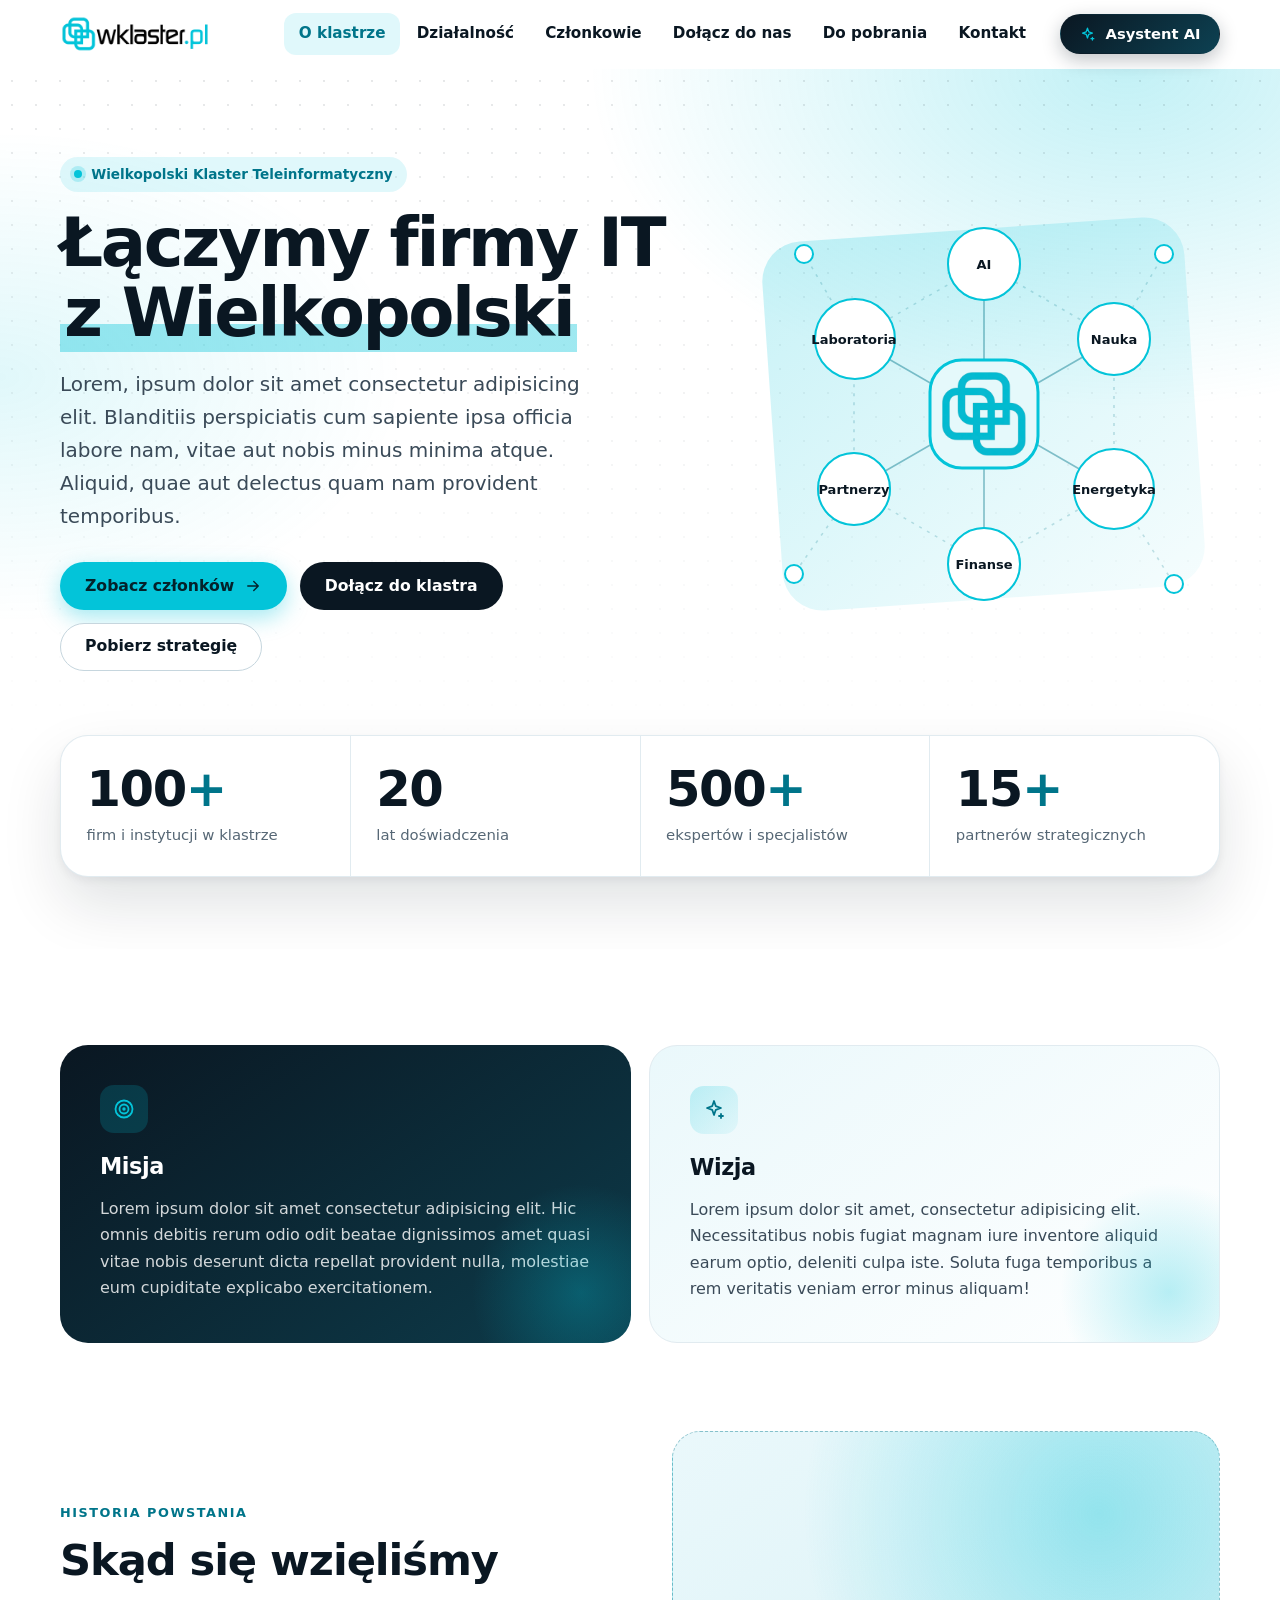
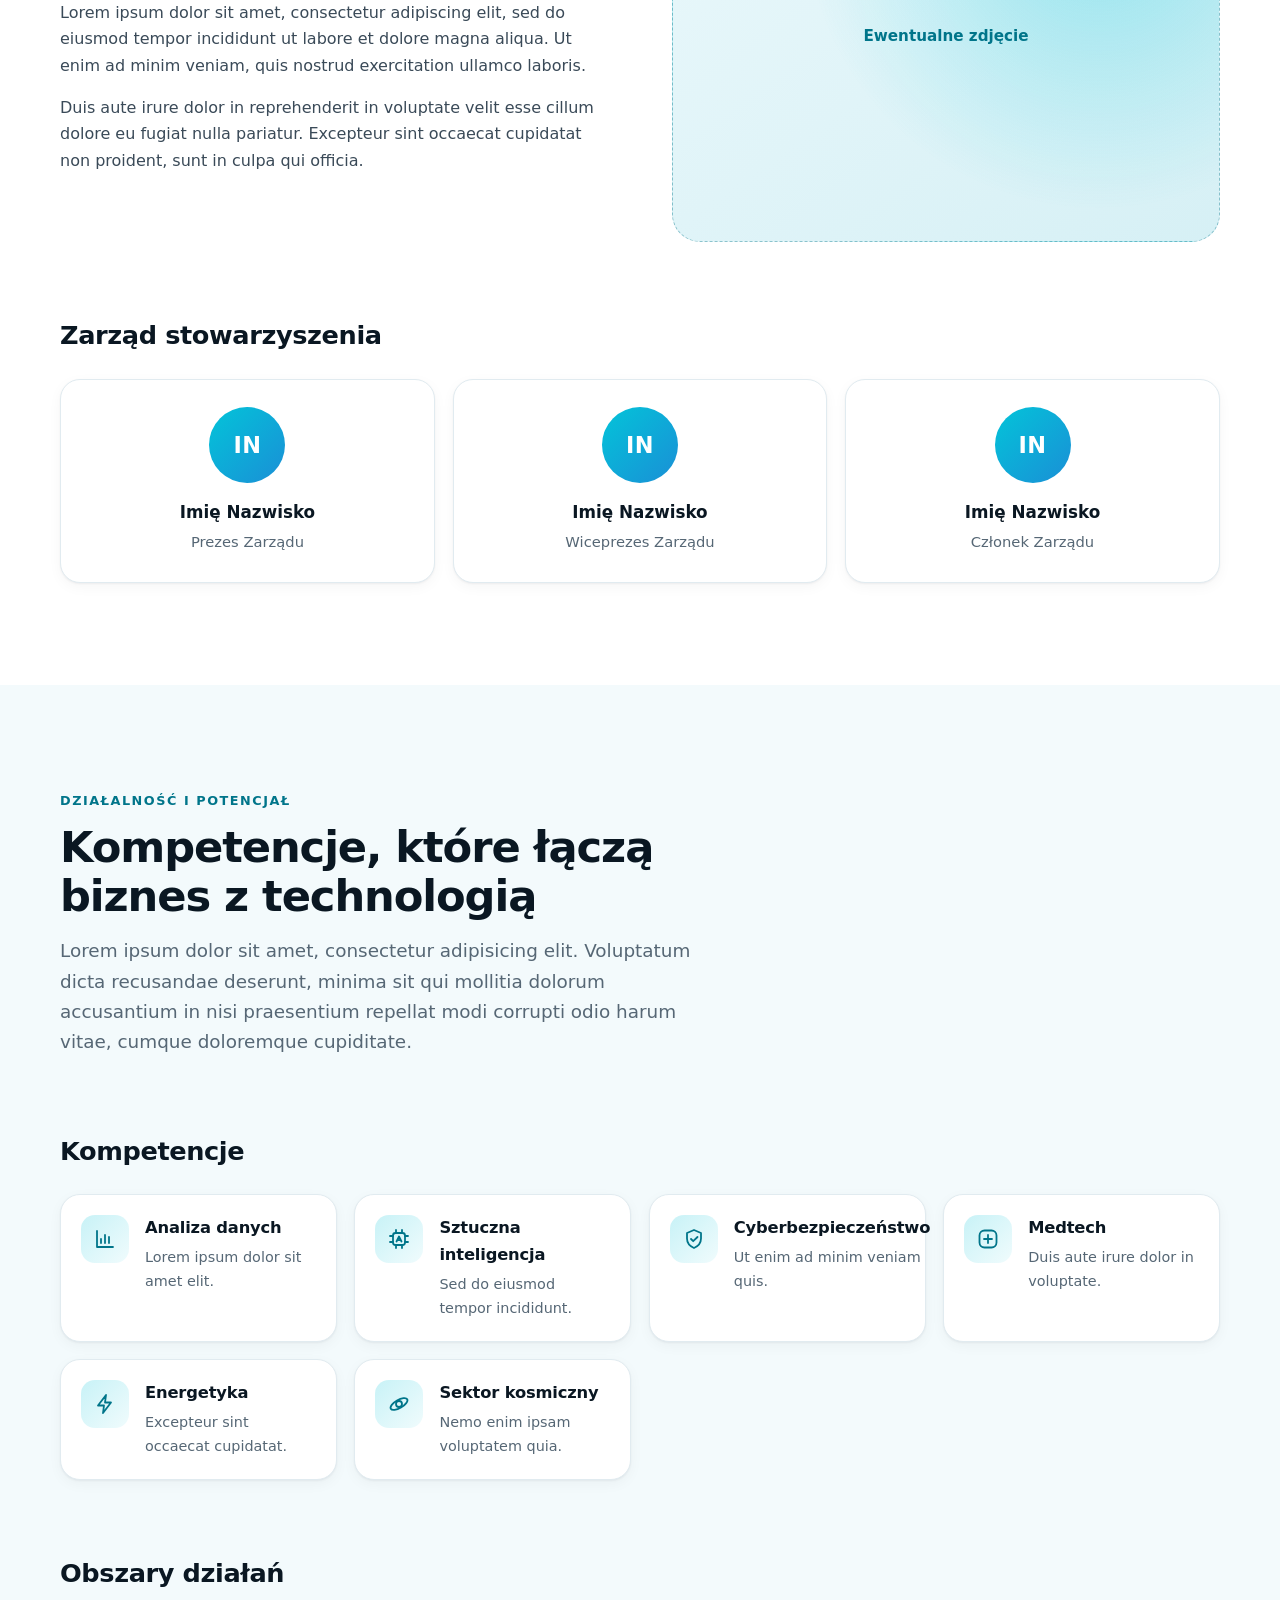
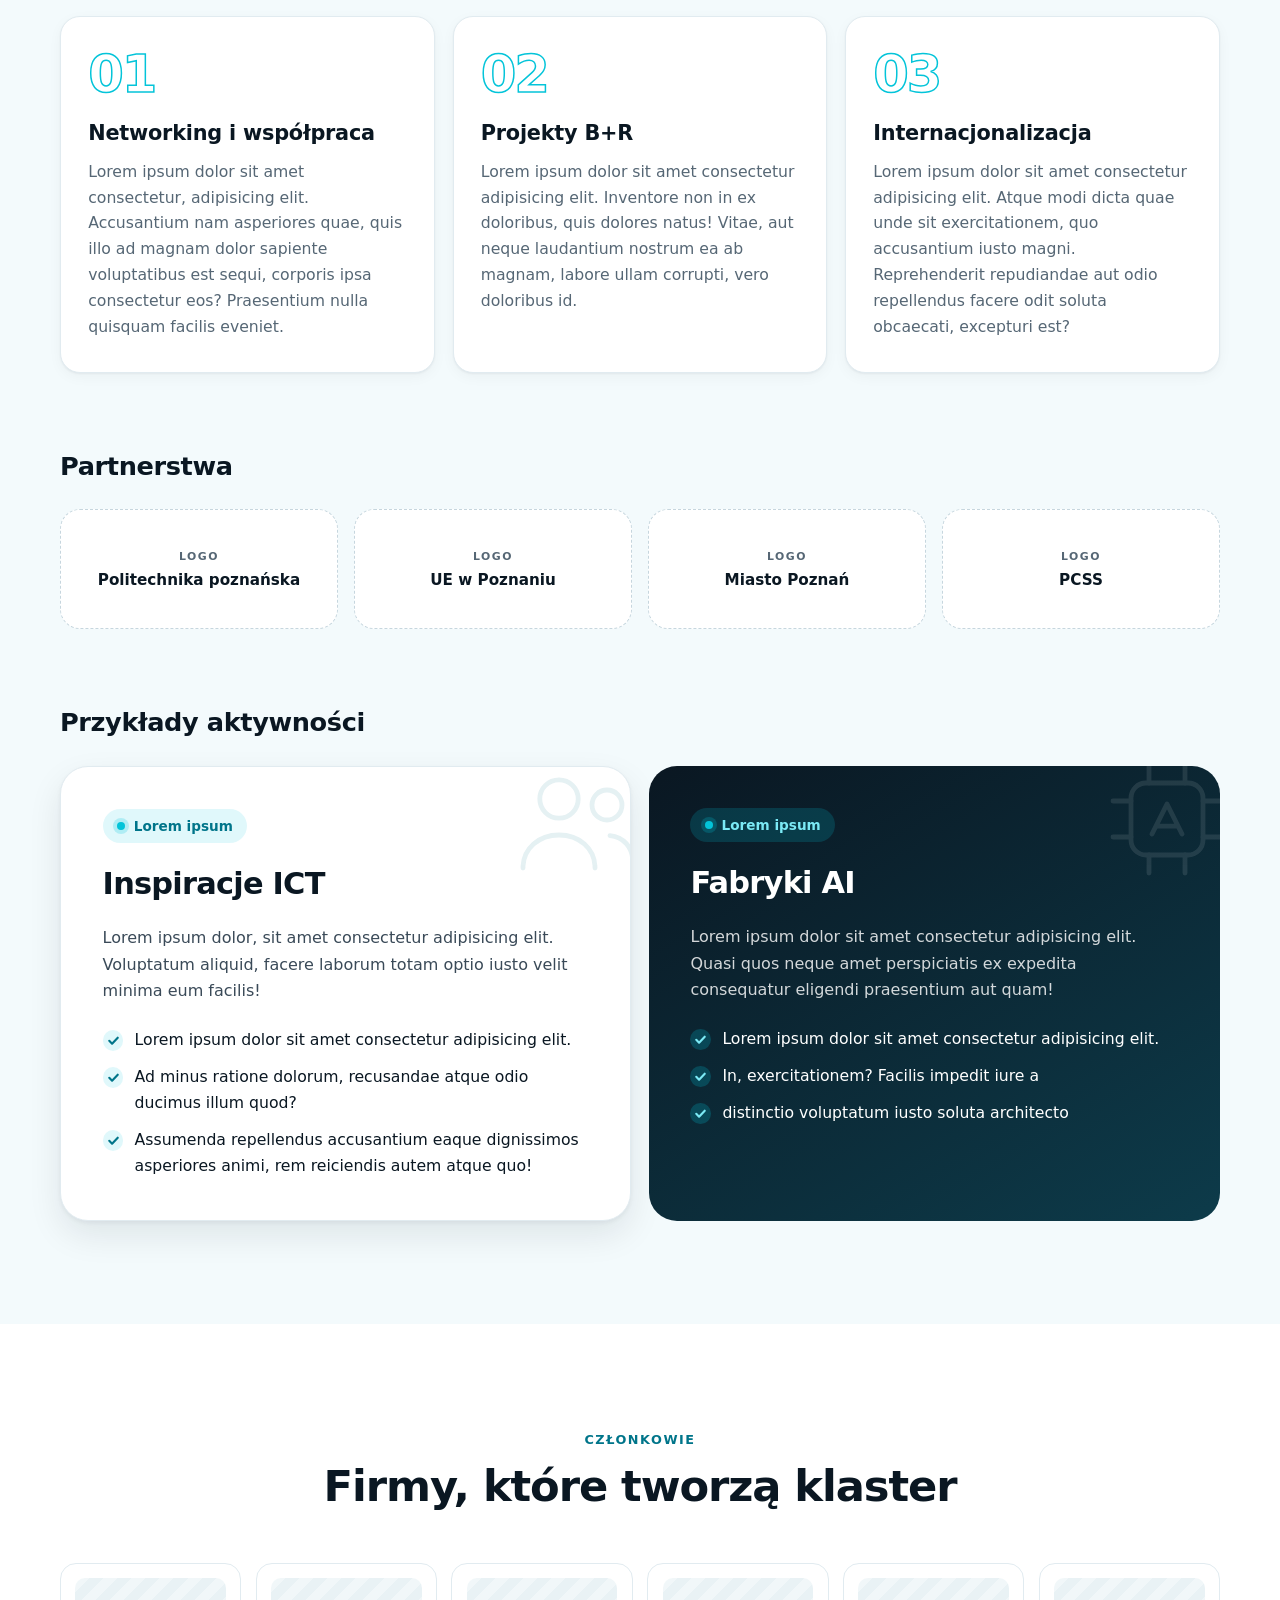
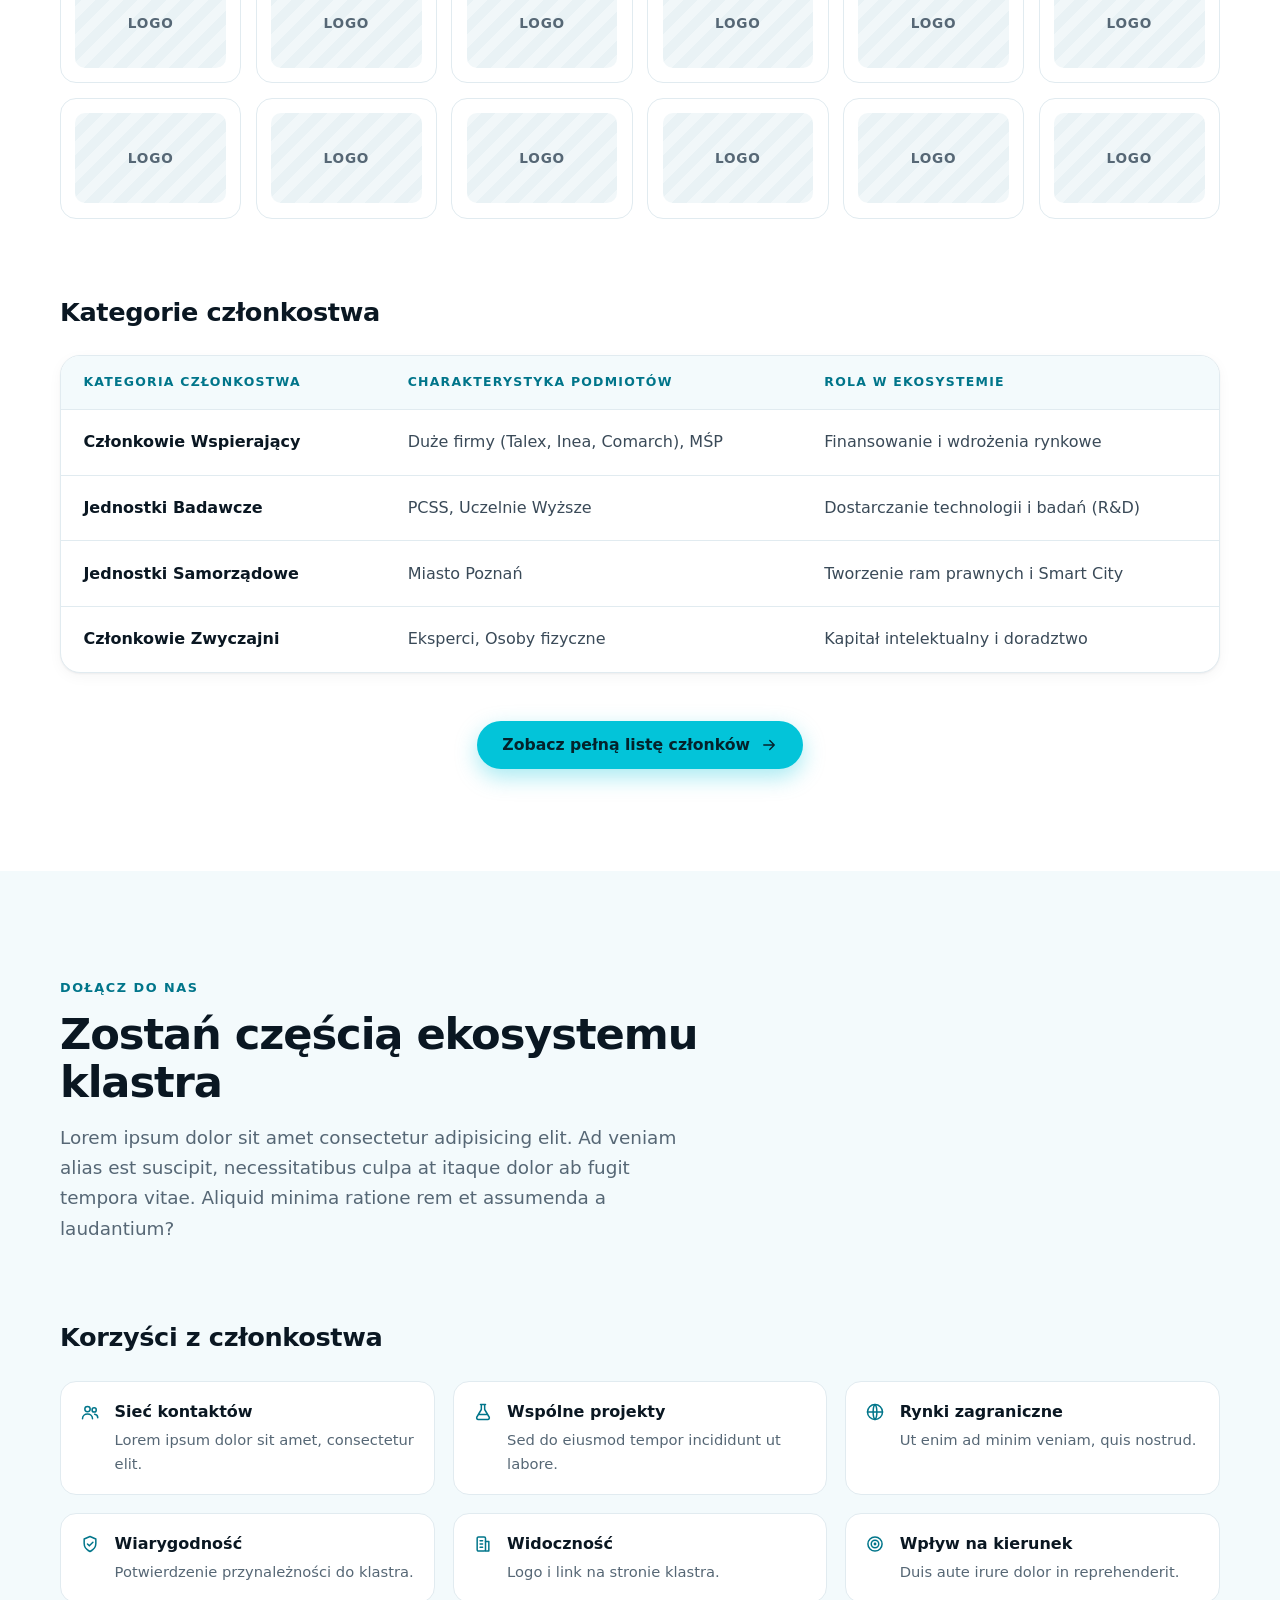
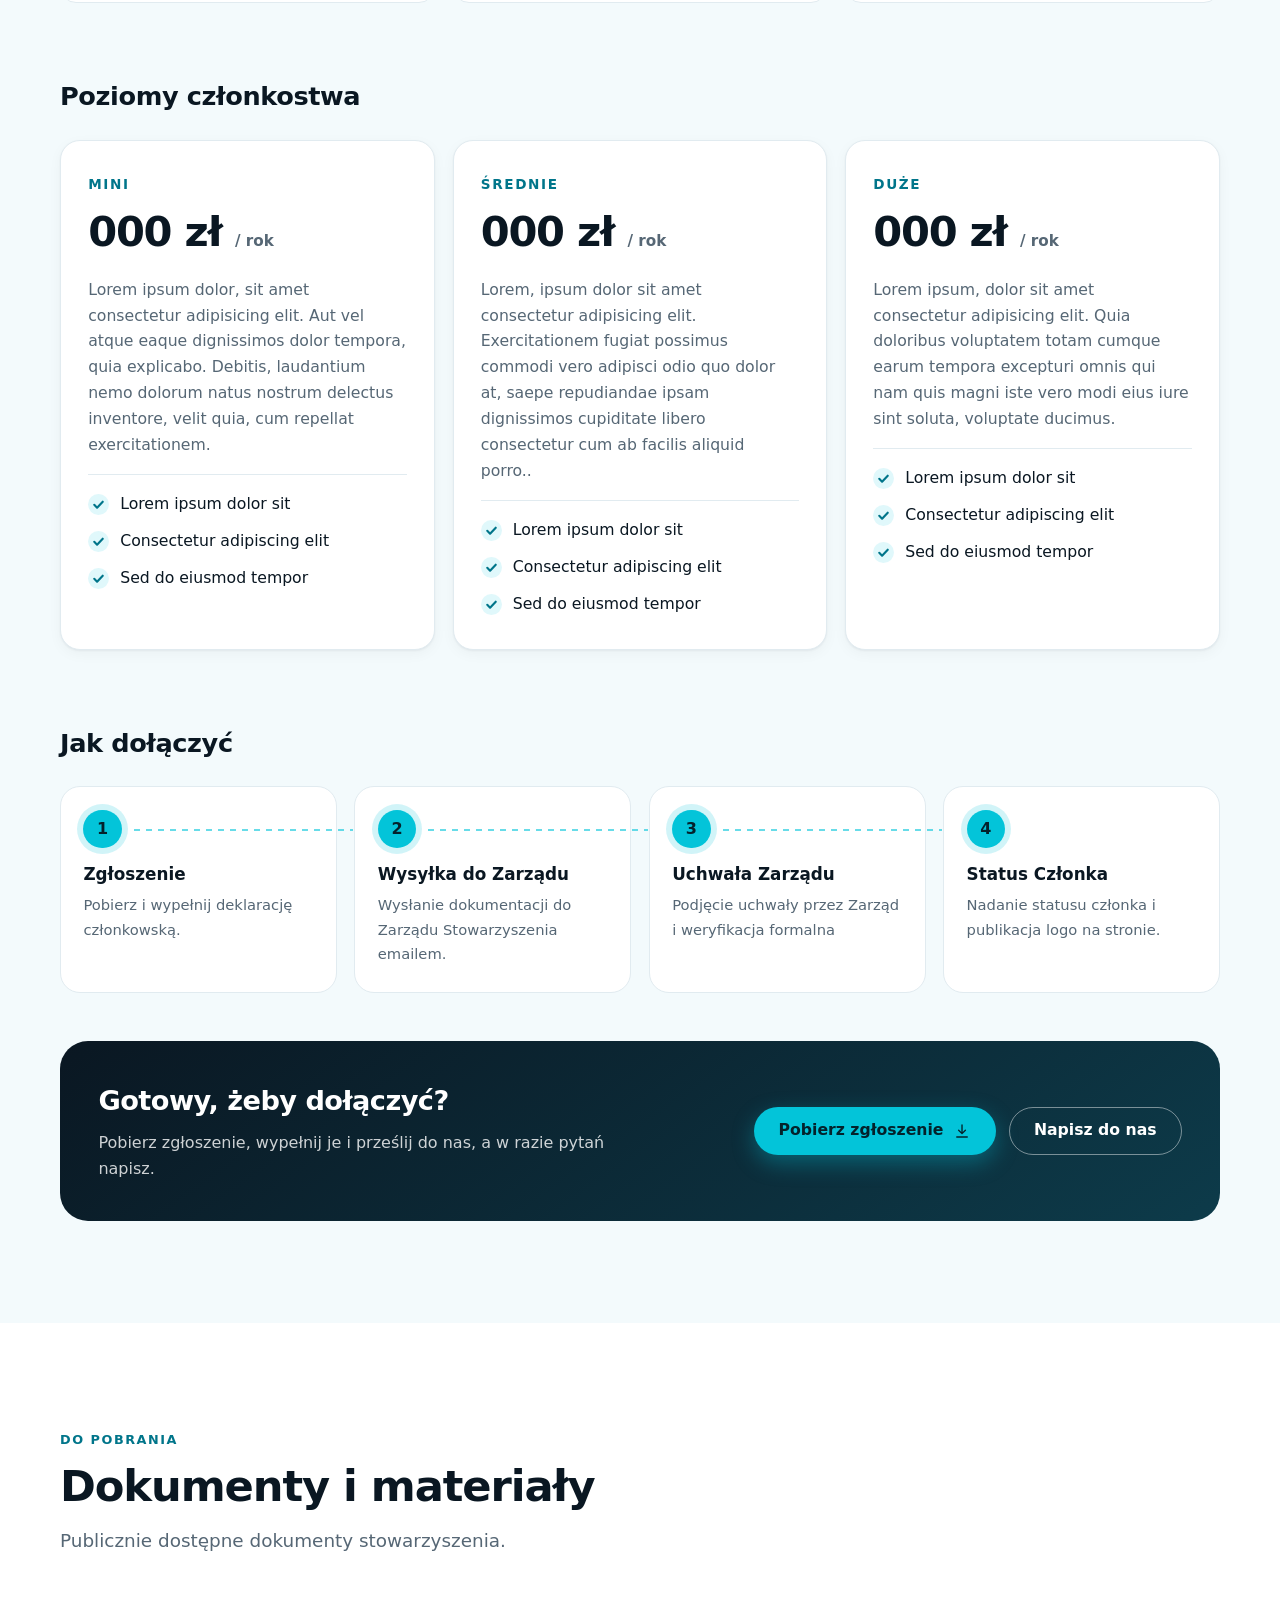
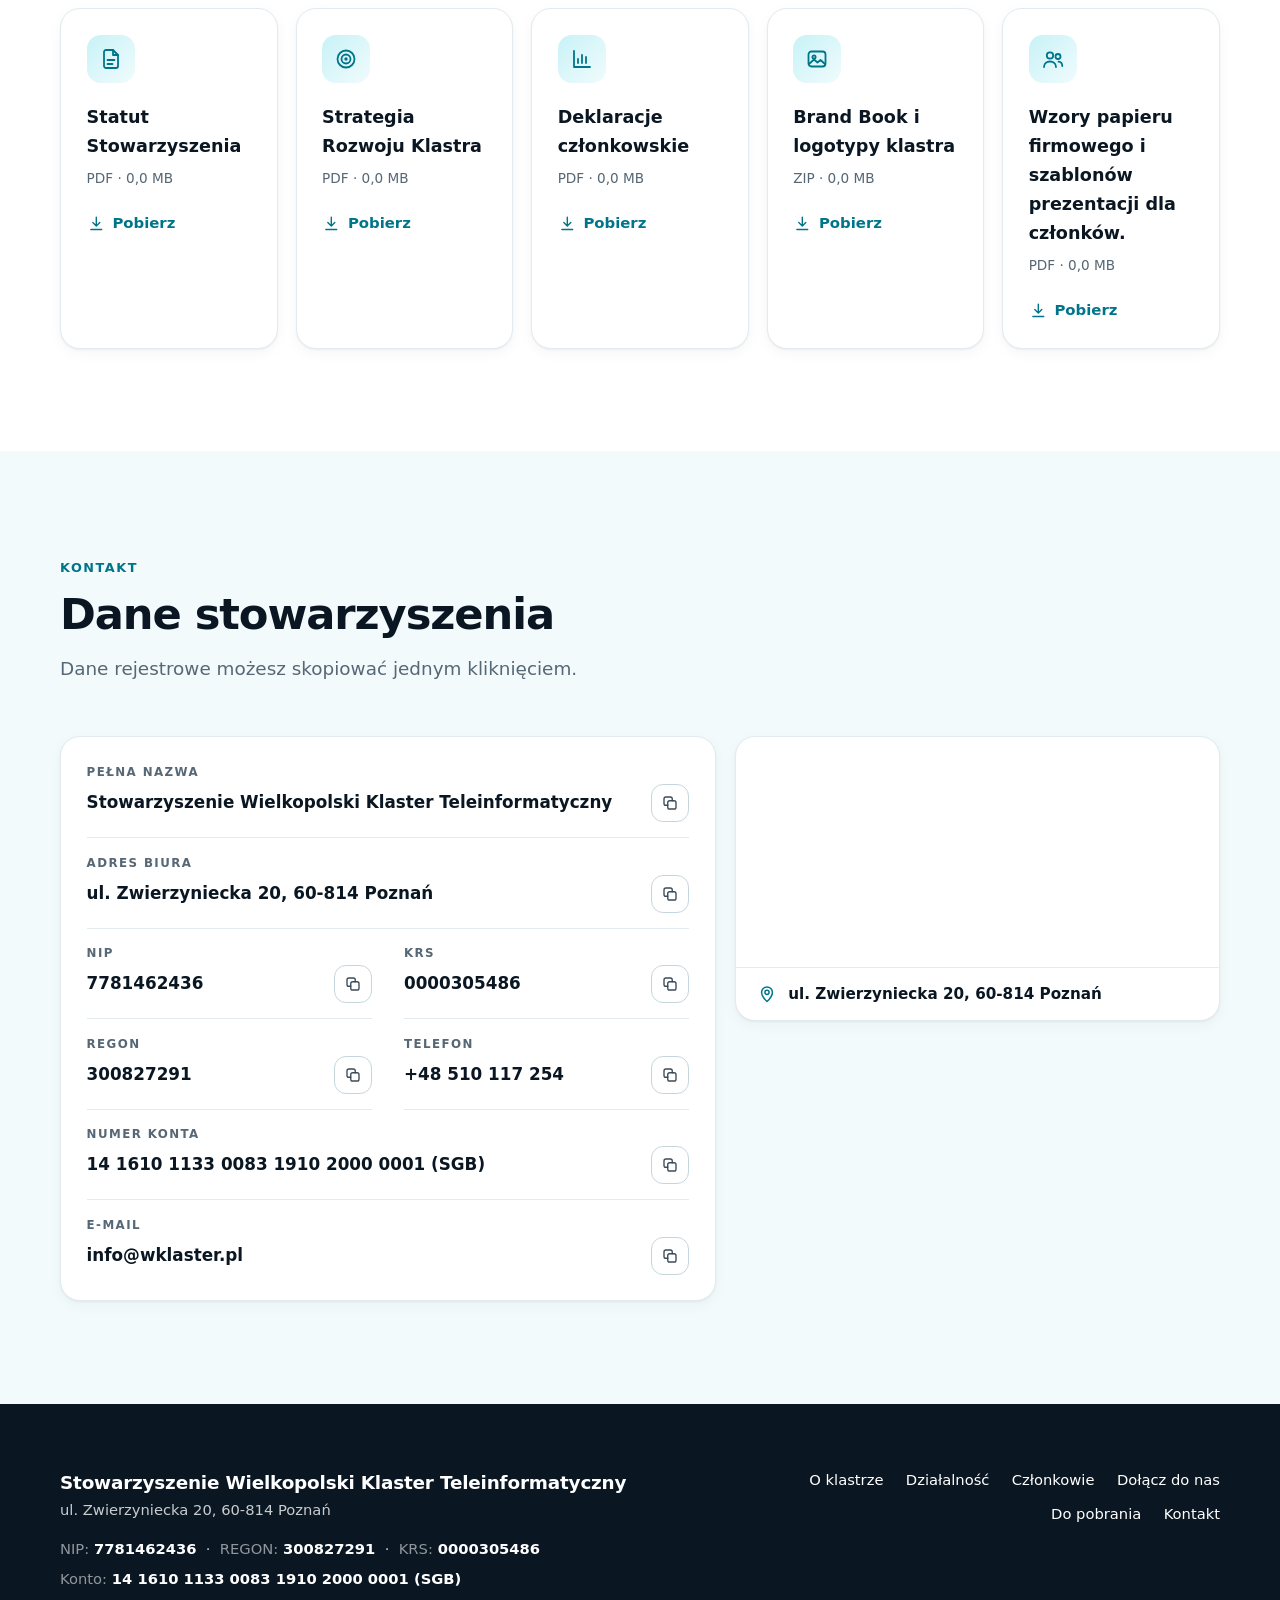
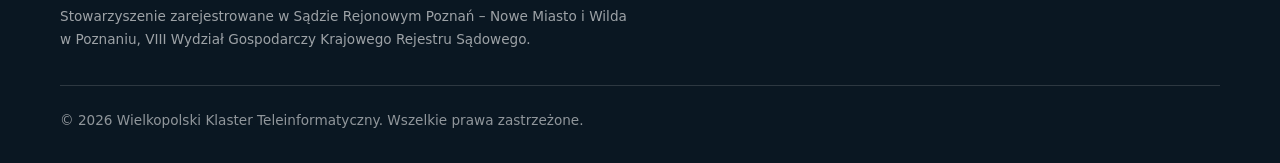
<file: index.html>
<!DOCTYPE html>
<html lang="pl">
<head>
  <meta charset="utf-8">
  <meta name="viewport" content="width=device-width, initial-scale=1">
  <title>Wielkopolski Klaster Teleinformatyczny</title>
  <meta name="description" content="Wielkopolski Klaster Teleinformatyczny — łączymy firmy IT z Wielkopolski. Poznaj nasz zakres działalności, członków i dowiedz się, jak dołączyć.">
  <meta name="theme-color" content="#03c4d9">
  <link rel="stylesheet" href="style.css">
  <!-- dodać ikonę strony -->
</head>
<body>

  <!-- Ikony (sprite SVG) — użycie: <svg class="icon"><use href="#i-nazwa"/></svg> -->
  <svg width="0" height="0" style="position:absolute" aria-hidden="true" focusable="false">
    <symbol id="i-arrow-right" viewBox="0 0 24 24"><path d="M5 12h14M13 6l6 6-6 6"/></symbol>
    <symbol id="i-arrow-up-right" viewBox="0 0 24 24"><path d="M7 17 17 7M8 7h9v9"/></symbol>
    <symbol id="i-check" viewBox="0 0 24 24"><path d="m5 12.5 4.5 4.5L19 7.5"/></symbol>
    <symbol id="i-menu" viewBox="0 0 24 24"><path d="M4 7h16M4 12h16M4 17h16"/></symbol>
    <symbol id="i-close" viewBox="0 0 24 24"><path d="M6 6l12 12M18 6 6 18"/></symbol>
    <symbol id="i-mail" viewBox="0 0 24 24"><rect x="3" y="5" width="18" height="14" rx="3"/><path d="m4 8 8 6 8-6"/></symbol>
    <symbol id="i-phone" viewBox="0 0 24 24"><path d="M5 4h4l2 5-2.5 1.5a11 11 0 0 0 5 5L15 13l5 2v4a2 2 0 0 1-2 2A16 16 0 0 1 3 6a2 2 0 0 1 2-2Z"/></symbol>
    <symbol id="i-pin" viewBox="0 0 24 24"><path d="M12 21s-6.5-5.6-6.5-11a6.5 6.5 0 0 1 13 0c0 5.4-6.5 11-6.5 11Z"/><circle cx="12" cy="10" r="2.5"/></symbol>
    <symbol id="i-copy" viewBox="0 0 24 24"><rect x="9" y="9" width="11" height="11" rx="2.5"/><path d="M15 9V6.5A2.5 2.5 0 0 0 12.5 4h-6A2.5 2.5 0 0 0 4 6.5v6A2.5 2.5 0 0 0 6.5 15H9"/></symbol>
    <symbol id="i-sparkle" viewBox="0 0 24 24"><path d="M12 3l1.8 5.2L19 10l-5.2 1.8L12 17l-1.8-5.2L5 10l5.2-1.8L12 3Z"/><path d="M19 16v4M17 18h4"/></symbol>
    <symbol id="i-ai" viewBox="0 0 24 24"><rect x="6" y="6" width="12" height="12" rx="2.5"/><path d="M9 3v3M15 3v3M9 18v3M15 18v3M3 9h3M3 15h3M18 9h3M18 15h3M9.5 14.5 12 9.5l2.5 5M10.5 13.2h3"/></symbol>
    <symbol id="i-data" viewBox="0 0 24 24"><path d="M4 20V4M4 20h16"/><path d="M8 16v-4M12 16V8M16 16v-6"/></symbol>
    <symbol id="i-shield" viewBox="0 0 24 24"><path d="M12 3 5 6v5.5c0 4.3 3 7.7 7 9.5 4-1.8 7-5.2 7-9.5V6l-7-3Z"/><path d="m9 12 2.2 2.2L15.5 10"/></symbol>
    <symbol id="i-medtech" viewBox="0 0 24 24"><rect x="3.5" y="3.5" width="17" height="17" rx="5"/><path d="M12 8v8M8 12h8"/></symbol>
    <symbol id="i-bolt" viewBox="0 0 24 24"><path d="M13 3 5 13.5h6L10 21l8-10.5h-6L13 3Z"/></symbol>
    <symbol id="i-orbit" viewBox="0 0 24 24"><circle cx="12" cy="12" r="3"/><ellipse cx="12" cy="12" rx="9.5" ry="4" transform="rotate(-30 12 12)"/></symbol>
    <symbol id="i-cloud" viewBox="0 0 24 24"><path d="M7 18a4 4 0 0 1-.6-7.96A5.5 5.5 0 0 1 17 9.5a4.2 4.2 0 0 1 .5 8.5H7Z"/></symbol>
    <symbol id="i-network" viewBox="0 0 24 24"><circle cx="12" cy="5" r="2.5"/><circle cx="5" cy="18" r="2.5"/><circle cx="19" cy="18" r="2.5"/><path d="M11 7.2 6.2 15.8M13 7.2l4.8 8.6M7.5 18h9"/></symbol>
    <symbol id="i-flask" viewBox="0 0 24 24"><path d="M9 3h6M10 3v6l-5.5 9.3A2 2 0 0 0 6.2 21h11.6a2 2 0 0 0 1.7-2.7L14 9V3"/><path d="M7.5 15h9"/></symbol>
    <symbol id="i-globe" viewBox="0 0 24 24"><circle cx="12" cy="12" r="9"/><path d="M3 12h18M12 3c3 3 3 15 0 18M12 3c-3 3-3 15 0 18"/></symbol>
    <symbol id="i-users" viewBox="0 0 24 24"><circle cx="9" cy="8.5" r="3.2"/><path d="M3 20c0-3.3 2.7-5.5 6-5.5s6 2.2 6 5.5"/><circle cx="17" cy="9.5" r="2.5"/><path d="M17.5 14.6c2.2.2 3.8 1.9 3.8 4.4"/></symbol>
    <symbol id="i-file" viewBox="0 0 24 24"><path d="M7 3h7l5 5v11a2 2 0 0 1-2 2H7a2 2 0 0 1-2-2V5a2 2 0 0 1 2-2Z"/><path d="M14 3v5h5M8.5 13h7M8.5 17h5"/></symbol>
    <symbol id="i-download" viewBox="0 0 24 24"><path d="M12 4v11M7.5 11 12 15.5 16.5 11M5 20h14"/></symbol>
    <symbol id="i-building" viewBox="0 0 24 24"><rect x="5" y="3.5" width="10" height="17" rx="1.5"/><path d="M15 9h4v11.5h-4M8.5 8h3M8.5 12h3M8.5 16h3"/></symbol>
    <symbol id="i-image" viewBox="0 0 24 24"><rect x="3.5" y="4.5" width="17" height="15" rx="3"/><circle cx="9" cy="10" r="1.6"/><path d="m4 17 5-4.5 3.5 3L15.5 13 20 17"/></symbol>
    <symbol id="i-target" viewBox="0 0 24 24"><circle cx="12" cy="12" r="8.5"/><circle cx="12" cy="12" r="4.5"/><circle cx="12" cy="12" r=".8"/></symbol>
  </svg>

  <a class="skip-link" href="#tresc">Przejdź do treści</a>

  <!--MENU-->
  <header class="site-header" id="top">
    <div class="container site-header__inner">
      <a class="brand" href="index.html" aria-label="wklaster.pl — strona główna">
        <picture>
          <source srcset="assets/logo.webp" type="image/webp">
          <img src="assets/logo.png" alt="wklaster.pl — Wielkopolski Klaster Teleinformatyczny" width="364" height="92">
        </picture>
      </a>

      <button class="nav-toggle" type="button" aria-expanded="false" aria-controls="site-nav" aria-label="Menu">
        <svg class="icon icon--open" aria-hidden="true"><use href="#i-menu"/></svg>
        <svg class="icon icon--close" aria-hidden="true"><use href="#i-close"/></svg>
      </button>

      <nav class="nav" id="site-nav" aria-label="Menu główne">
        <ul class="nav__list">
          <li><a class="nav__link" href="#o-klastrze">O klastrze</a></li>
          <li><a class="nav__link" href="#dzialalnosc">Działalność</a></li>
          <li><a class="nav__link" href="#czlonkowie">Członkowie</a></li>
          <li><a class="nav__link" href="#dolacz">Dołącz do nas</a></li>
          <li><a class="nav__link" href="#do-pobrania">Do pobrania</a></li>
          <li><a class="nav__link" href="#kontakt">Kontakt</a></li>
        </ul>
        <a class="btn btn--ai btn--sm nav__ai" href="https://demo.raggy.pl/login" target="_blank" rel="noopener noreferrer">
          <svg class="icon" aria-hidden="true"><use href="#i-sparkle"/></svg>
          Asystent AI
          <span class="sr-only">(otwiera się w nowej karcie)</span>
        </a>
      </nav>
    </div>
  </header>

  <main id="tresc">

    <!--O KLASTRZE-->
    <section id="o-klastrze" aria-labelledby="h-klaster">
      <div class="hero">
        <div class="container">
          <div class="hero__grid">
            <div>
              <span class="pill">Wielkopolski Klaster Teleinformatyczny</span>
              <h1 id="h-klaster">Łączymy firmy IT <span class="mark">z&nbsp;Wielkopolski</span></h1>
              <p class="hero__lead">
                Lorem, ipsum dolor sit amet consectetur adipisicing elit. Blanditiis perspiciatis cum sapiente ipsa officia labore nam, vitae aut nobis minus minima atque. Aliquid, quae aut delectus quam nam provident temporibus.
              </p>
              <div class="cta-row">
                <a class="btn btn--primary" href="czlonkowie.html">Zobacz członków <svg class="icon icon--shift" aria-hidden="true"><use href="#i-arrow-right"/></svg></a>
                <a class="btn btn--dark" href="#dolacz">Dołącz do klastra</a>
                <a class="btn btn--ghost" href="#do-pobrania">Pobierz strategię</a>
              </div>
            </div>

            <!-- grafika -->
            <div class="hero__visual" aria-hidden="true">
              <svg viewBox="0 0 460 440" focusable="false">
                <!-- linie od centrum -->
                <path class="net-line" d="M230 220 230 70M230 220 360 145M230 220 360 295M230 220 230 370M230 220 100 295M230 220 100 145"/>
                <!-- linie między satelitami -->
                <path class="net-line net-line--faint" d="M230 70 360 145 360 295 230 370 100 295 100 145 230 70Z"/>
                <path class="net-line net-line--faint" d="M360 145 410 60M100 145 50 60M360 295 420 390M100 295 40 380"/>
                <!-- aureole -->
                <circle class="net-halo" cx="230" cy="70" r="36"/>
                <circle class="net-halo" cx="360" cy="145" r="36"/>
                <circle class="net-halo" cx="360" cy="295" r="36"/>
                <circle class="net-halo" cx="230" cy="370" r="36"/>
                <circle class="net-halo" cx="100" cy="295" r="36"/>
                <circle class="net-halo" cx="100" cy="145" r="36"/>
                <!-- węzły -->
                <circle class="net-node" cx="230" cy="70" r="36"/><text class="net-label" x="230" y="70">AI</text>
                <circle class="net-node" cx="360" cy="145" r="36"/><text class="net-label" x="360" y="145">Nauka</text>
                <circle class="net-node" cx="360" cy="295" r="40"/><text class="net-label" x="360" y="295">Energetyka</text>
                <circle class="net-node" cx="230" cy="370" r="36"/><text class="net-label" x="230" y="370">Finanse</text>
                <circle class="net-node" cx="100" cy="295" r="36"/><text class="net-label" x="100" y="295">Partnerzy</text>
                <circle class="net-node" cx="101" cy="145" r="40"/><text class="net-label" x="100" y="145">Laboratoria</text>
                <circle class="net-node" cx="410" cy="60" r="9"/>
                <circle class="net-node" cx="50" cy="60" r="9"/>
                <circle class="net-node" cx="420" cy="390" r="9"/>
                <circle class="net-node" cx="40" cy="380" r="9"/>
                <!-- centrum -->
                <rect class="net-node" x="176" y="166" width="108" height="108" rx="32" style="stroke-width:3"/>
                <rect x="176" y="166" width="108" height="108" rx="32" fill="#03c4d9" fill-opacity=".1"/>
                <image href="assets/logo_rectangles.png" x="185" y="130" width="90" height="180" />
              </svg>
            </div>
          </div>

          <div class="stats" role="list" aria-label="Klaster w liczbach">
            <div class="stat" role="listitem">
              <div class="stat__num"><span class="count" data-count="100">100</span><span class="suffix">+</span></div>
              <div class="stat__label">firm i instytucji w klastrze</div>
            </div>
            <div class="stat" role="listitem">
              <div class="stat__num"><span class="count" data-count="20">20</span></div>
              <div class="stat__label">lat doświadczenia</div>
            </div>
            <div class="stat" role="listitem">
              <div class="stat__num"><span class="count" data-count="500">500</span><span class="suffix">+</span></div>
              <div class="stat__label">ekspertów i specjalistów</div>
            </div>
            <div class="stat" role="listitem">
              <div class="stat__num"><span class="count" data-count="15">15</span><span class="suffix">+</span></div>
              <div class="stat__label">partnerów strategicznych</div>
            </div>
          </div>
        </div>
      </div>

      <div class="about">
        <div class="container">

          <div class="mv">
            <article class="mv__card mv__card--dark">
              <span class="ibadge"><svg class="icon" aria-hidden="true"><use href="#i-target"/></svg></span>
              <h3>Misja</h3>
              <p>Lorem ipsum dolor sit amet consectetur adipisicing elit. Hic omnis debitis rerum odio odit beatae dignissimos amet quasi vitae nobis deserunt dicta repellat provident nulla, molestiae eum cupiditate explicabo exercitationem.</p>
            </article>
            <article class="mv__card mv__card--light">
              <span class="ibadge"><svg class="icon" aria-hidden="true"><use href="#i-sparkle"/></svg></span>
              <h3>Wizja</h3>
              <p>Lorem ipsum dolor sit amet, consectetur adipisicing elit. Necessitatibus nobis fugiat magnam iure inventore aliquid earum optio, deleniti culpa iste. Soluta fuga temporibus a rem veritatis veniam error minus aliquam!</p>
            </article>
          </div>

          <div class="history">
            <div class="history__text">
              <span class="eyebrow">Historia powstania</span>
              <h3 class="section__title">Skąd się wzięliśmy</h3>
              <p>Lorem ipsum dolor sit amet, consectetur adipiscing elit, sed do eiusmod tempor incididunt ut labore et dolore magna aliqua. Ut enim ad minim veniam, quis nostrud exercitation ullamco laboris.</p>
              <p>Duis aute irure dolor in reprehenderit in voluptate velit esse cillum dolore eu fugiat nulla pariatur. Excepteur sint occaecat cupidatat non proident, sunt in culpa qui officia.</p>
            </div>
            <div class="media-ph" role="img" aria-label="Miejsce na zdjęcie lub grafikę">
              Ewentualne zdjęcie
            </div>
          </div>

          <h3 class="subhead">Zarząd stowarzyszenia</h3>
          <div class="board">
            <article class="card person"><div class="avatar" aria-hidden="true">IN</div><h4>Imię Nazwisko</h4><p>Prezes Zarządu</p></article>
            <article class="card person"><div class="avatar" aria-hidden="true">IN</div><h4>Imię Nazwisko</h4><p>Wiceprezes Zarządu</p></article>
            <article class="card person"><div class="avatar" aria-hidden="true">IN</div><h4>Imię Nazwisko</h4><p>Członek Zarządu</p></article>
          </div>

        </div>
      </div>
    </section>


    <!-- DZIAŁALNOŚĆ -->
    <section class="section section--soft" id="dzialalnosc" aria-labelledby="h-dzialalnosc">
      <div class="container">
        <div class="section__head">
          <span class="eyebrow">Działalność i potencjał</span>
          <h2 class="section__title" id="h-dzialalnosc">Kompetencje, które łączą biznes z technologią</h2>
          <p class="section__lead">Lorem ipsum dolor sit amet, consectetur adipisicing elit. Voluptatum dicta recusandae deserunt, minima sit qui mollitia dolorum accusantium in nisi praesentium repellat modi corrupti odio harum vitae, cumque doloremque cupiditate.</p>
        </div>

        <h3 class="subhead">Kompetencje</h3>
        <div class="grid grid--auto">
          <article class="card card--hover tile"><span class="ibadge"><svg class="icon" aria-hidden="true"><use href="#i-data"/></svg></span><div><h3>Analiza danych</h3><p>Lorem ipsum dolor sit amet elit.</p></div></article>
          <article class="card card--hover tile"><span class="ibadge"><svg class="icon" aria-hidden="true"><use href="#i-ai"/></svg></span><div><h3>Sztuczna inteligencja</h3><p>Sed do eiusmod tempor incididunt.</p></div></article>
          <article class="card card--hover tile"><span class="ibadge"><svg class="icon" aria-hidden="true"><use href="#i-shield"/></svg></span><div><h3>Cyberbezpieczeństwo</h3><p>Ut enim ad minim veniam quis.</p></div></article>
          <article class="card card--hover tile"><span class="ibadge"><svg class="icon" aria-hidden="true"><use href="#i-medtech"/></svg></span><div><h3>Medtech</h3><p>Duis aute irure dolor in voluptate.</p></div></article>
          <article class="card card--hover tile"><span class="ibadge"><svg class="icon" aria-hidden="true"><use href="#i-bolt"/></svg></span><div><h3>Energetyka</h3><p>Excepteur sint occaecat cupidatat.</p></div></article>
          <article class="card card--hover tile"><span class="ibadge"><svg class="icon" aria-hidden="true"><use href="#i-orbit"/></svg></span><div><h3>Sektor kosmiczny</h3><p>Nemo enim ipsam voluptatem quia.</p></div></article>
        </div>

        <h3 class="subhead">Obszary działań</h3>
        <div class="grid grid--3">
          <article class="card card--hover pillar">
            <span class="pillar__num" aria-hidden="true">01</span>
            <h3>Networking i współpraca</h3>
            <p>Lorem ipsum dolor sit amet consectetur, adipisicing elit. Accusantium nam asperiores quae, quis illo ad magnam dolor sapiente voluptatibus est sequi, corporis ipsa consectetur eos? Praesentium nulla quisquam facilis eveniet.</p>
          </article>
          <article class="card card--hover pillar">
            <span class="pillar__num" aria-hidden="true">02</span>
            <h3>Projekty B+R</h3>
            <p>Lorem ipsum dolor sit amet consectetur adipisicing elit. Inventore non in ex doloribus, quis dolores natus! Vitae, aut neque laudantium nostrum ea ab magnam, labore ullam corrupti, vero doloribus id.</p>
          </article>
          <article class="card card--hover pillar">
            <span class="pillar__num" aria-hidden="true">03</span>
            <h3>Internacjonalizacja</h3>
            <p>Lorem ipsum dolor sit amet consectetur adipisicing elit. Atque modi dicta quae unde sit exercitationem, quo accusantium iusto magni. Reprehenderit repudiandae aut odio repellendus facere odit soluta obcaecati, excepturi est?</p>
          </article>
        </div>

        <h3 class="subhead">Partnerstwa</h3>

        <div class="partners">
          <div class="partner"><span class="partner__tag">Logo</span><span class="partner__name">Politechnika poznańska</span></div>
          <div class="partner"><span class="partner__tag">Logo</span><span class="partner__name">UE w Poznaniu</span></div>
          <div class="partner"><span class="partner__tag">Logo</span><span class="partner__name">Miasto Poznań</span></div>
          <div class="partner"><span class="partner__tag">Logo</span><span class="partner__name">PCSS</span></div>
        </div>

        <h3 class="subhead">Przykłady aktywności</h3>
        <div class="grid grid--2">

          <article class="feature feature--light">
            <svg class="icon feature__watermark" aria-hidden="true"><use href="#i-users"/></svg>
            <span class="pill">Lorem ipsum</span>
            <h3>Inspiracje ICT</h3>
            <p>Lorem ipsum dolor, sit amet consectetur adipisicing elit. Voluptatum aliquid, facere laborum totam optio iusto velit minima eum facilis!</p>
            <ul class="checklist">
              <li>Lorem ipsum dolor sit amet consectetur adipisicing elit.</li>
              <li>Ad minus ratione dolorum, recusandae atque odio ducimus illum quod? </li>
              <li>Assumenda repellendus accusantium eaque dignissimos asperiores animi, rem reiciendis autem atque quo!</li>
            </ul>
          </article>

          <article class="feature feature--dark">
            <svg class="icon feature__watermark" aria-hidden="true"><use href="#i-ai"/></svg>
            <span class="pill">Lorem ipsum</span>
            <h3>Fabryki AI</h3>
            <p>Lorem ipsum dolor sit amet consectetur adipisicing elit. Quasi quos neque amet perspiciatis ex expedita consequatur eligendi praesentium aut quam!</p>
            <ul class="checklist">
              <li>Lorem ipsum dolor sit amet consectetur adipisicing elit.</li>
              <li>In, exercitationem? Facilis impedit iure a</li>
              <li>distinctio voluptatum iusto soluta architecto</li>
            </ul>
          </article>

        </div>
      </div>
    </section>


    <!--CZŁONKOWIE-->
    <section class="section" id="czlonkowie" aria-labelledby="h-czlonkowie">
      <div class="container">
        <div class="section__head section__head--center">
          <span class="eyebrow">Członkowie</span>
          <h2 class="section__title" id="h-czlonkowie">Firmy, które tworzą klaster</h2>
        </div>

        <!--siatka firm członkowskich. w przyszłości automatyczna aktualizacja za pomocą baserow -->
        <div class="logo-grid">
          <a class="logo-tile" href="https://example.com" target="_blank" rel="noopener noreferrer" aria-label="Firma 01 — strona członka (nowa karta)">
            <span class="logo-ph">LOGO</span>
            <svg class="icon icon--go" aria-hidden="true">
              <use href="#i-arrow-up-right"/>
            </svg>
          </a>

          <a class="logo-tile" href="https://example.com" target="_blank" rel="noopener noreferrer" aria-label="Firma 02 — strona członka (nowa karta)">
            <span class="logo-ph">LOGO</span>
            <svg class="icon icon--go" aria-hidden="true">
              <use href="#i-arrow-up-right"/>
            </svg>
          </a>

          <a class="logo-tile" href="https://example.com" target="_blank" rel="noopener noreferrer" aria-label="Firma 03 — strona członka (nowa karta)">
            <span class="logo-ph">LOGO</span>
            <svg class="icon icon--go" aria-hidden="true">
              <use href="#i-arrow-up-right"/>
            </svg>
          </a>

          <a class="logo-tile" href="https://example.com" target="_blank" rel="noopener noreferrer" aria-label="Firma 04 — strona członka (nowa karta)">
            <span class="logo-ph">LOGO</span>
            <svg class="icon icon--go" aria-hidden="true">
              <use href="#i-arrow-up-right"/>
            </svg>
          </a>

          <a class="logo-tile" href="https://example.com" target="_blank" rel="noopener noreferrer" aria-label="Firma 05 — strona członka (nowa karta)">
            <span class="logo-ph">LOGO</span>
            <svg class="icon icon--go" aria-hidden="true">
              <use href="#i-arrow-up-right"/>
            </svg>
          </a>

          <a class="logo-tile" href="https://example.com" target="_blank" rel="noopener noreferrer" aria-label="Firma 06 — strona członka (nowa karta)">
            <span class="logo-ph">LOGO</span>
            <svg class="icon icon--go" aria-hidden="true">
              <use href="#i-arrow-up-right"/>
            </svg>
          </a>

          <a class="logo-tile" href="https://example.com" target="_blank" rel="noopener noreferrer" aria-label="Firma 07 — strona członka (nowa karta)">
            <span class="logo-ph">LOGO</span>
            <svg class="icon icon--go" aria-hidden="true">
              <use href="#i-arrow-up-right"/>
            </svg>
          </a>

          <a class="logo-tile" href="https://example.com" target="_blank" rel="noopener noreferrer" aria-label="Firma 08 — strona członka (nowa karta)">
            <span class="logo-ph">LOGO</span>
            <svg class="icon icon--go" aria-hidden="true">
              <use href="#i-arrow-up-right"/>
            </svg>
          </a>

          <a class="logo-tile" href="https://example.com" target="_blank" rel="noopener noreferrer" aria-label="Firma 09 — strona członka (nowa karta)">
            <span class="logo-ph">LOGO</span>
            <svg class="icon icon--go" aria-hidden="true">
              <use href="#i-arrow-up-right"/>
            </svg>
          </a>

          <a class="logo-tile" href="https://example.com" target="_blank" rel="noopener noreferrer" aria-label="Firma 10 — strona członka (nowa karta)">
            <span class="logo-ph">LOGO</span>
            <svg class="icon icon--go" aria-hidden="true">
              <use href="#i-arrow-up-right"/>
            </svg>
          </a>

          <a class="logo-tile" href="https://example.com" target="_blank" rel="noopener noreferrer" aria-label="Firma 11 — strona członka (nowa karta)">
            <span class="logo-ph">LOGO</span>
            <svg class="icon icon--go" aria-hidden="true">
              <use href="#i-arrow-up-right"/>
            </svg>
          </a>

          <a class="logo-tile" href="https://example.com" target="_blank" rel="noopener noreferrer" aria-label="Firma 12 — strona członka (nowa karta)">
            <span class="logo-ph">LOGO</span>
            <svg class="icon icon--go" aria-hidden="true">
              <use href="#i-arrow-up-right"/>
            </svg>
          </a>
        </div>

        <h3 class="subhead" id="h-kategorie">Kategorie członkostwa</h3>
        <div class="table-wrap">
          <table class="data-table" role="table" aria-labelledby="h-kategorie">
            <thead role="rowgroup">
              <tr role="row">
                <th scope="col" role="columnheader">Kategoria Członkostwa</th>
                <th scope="col" role="columnheader">Charakterystyka Podmiotów</th>
                <th scope="col" role="columnheader">Rola w Ekosystemie</th>
              </tr>
            </thead>
            <tbody role="rowgroup">
              <tr role="row">
                <th scope="row" role="rowheader">Członkowie Wspierający</th>
                <td role="cell" data-label="Charakterystyka Podmiotów">Duże firmy (Talex, Inea, Comarch), MŚP</td>
                <td role="cell" data-label="Rola w Ekosystemie">Finansowanie i wdrożenia rynkowe</td>
              </tr>
              <tr role="row">
                <th scope="row" role="rowheader">Jednostki Badawcze</th>
                <td role="cell" data-label="Charakterystyka Podmiotów">PCSS, Uczelnie Wyższe</td>
                <td role="cell" data-label="Rola w Ekosystemie">Dostarczanie technologii i badań (R&amp;D)</td>
              </tr>
              <tr role="row">
                <th scope="row" role="rowheader">Jednostki Samorządowe</th>
                <td role="cell" data-label="Charakterystyka Podmiotów">Miasto Poznań</td>
                <td role="cell" data-label="Rola w Ekosystemie">Tworzenie ram prawnych i Smart City</td>
              </tr>
              <tr role="row">
                <th scope="row" role="rowheader">Członkowie Zwyczajni</th>
                <td role="cell" data-label="Charakterystyka Podmiotów">Eksperci, Osoby fizyczne</td>
                <td role="cell" data-label="Rola w Ekosystemie">Kapitał intelektualny i doradztwo</td>
              </tr>
            </tbody>
          </table>
        </div>

        <div class="center-cta">
          <a class="btn btn--primary" href="czlonkowie.html">Zobacz pełną listę członków <svg class="icon icon--shift" aria-hidden="true"><use href="#i-arrow-right"/></svg></a>
        </div>
      </div>
    </section>


    <!--DOŁĄCZ DO NAS-->
    <section class="section section--soft" id="dolacz" aria-labelledby="h-dolacz">
      <div class="container">
        <div class="section__head">
          <span class="eyebrow">Dołącz do nas</span>
          <h2 class="section__title" id="h-dolacz">Zostań częścią ekosystemu klastra</h2>
          <p class="section__lead">Lorem ipsum dolor sit amet consectetur adipisicing elit. Ad veniam alias est suscipit, necessitatibus culpa at itaque dolor ab fugit tempora vitae. Aliquid minima ratione rem et assumenda a laudantium?</p>
        </div>

        <h3 class="subhead">Korzyści z członkostwa</h3>
        <div class="grid grid--3">
          <article class="benefit"><svg class="icon" aria-hidden="true"><use href="#i-users"/></svg><div><h3>Sieć kontaktów</h3><p>Lorem ipsum dolor sit amet, consectetur elit.</p></div></article>
          <article class="benefit"><svg class="icon" aria-hidden="true"><use href="#i-flask"/></svg><div><h3>Wspólne projekty</h3><p>Sed do eiusmod tempor incididunt ut labore.</p></div></article>
          <article class="benefit"><svg class="icon" aria-hidden="true"><use href="#i-globe"/></svg><div><h3>Rynki zagraniczne</h3><p>Ut enim ad minim veniam, quis nostrud.</p></div></article>
          <article class="benefit"><svg class="icon" aria-hidden="true"><use href="#i-shield"/></svg><div><h3>Wiarygodność</h3><p>Potwierdzenie przynależności do klastra.</p></div></article>
          <article class="benefit"><svg class="icon" aria-hidden="true"><use href="#i-building"/></svg><div><h3>Widoczność</h3><p>Logo i link na stronie klastra.</p></div></article>
          <article class="benefit"><svg class="icon" aria-hidden="true"><use href="#i-target"/></svg><div><h3>Wpływ na kierunek</h3><p>Duis aute irure dolor in reprehenderit.</p></div></article>
        </div>

        <h3 class="subhead">Poziomy członkostwa</h3>
        <div class="grid grid--3">
          <article class="card level">
            <span class="level__name">Mini</span>
            <div class="level__price">000 zł <small>/ rok</small></div>
            <p class="level__desc">Lorem ipsum dolor, sit amet consectetur adipisicing elit. Aut vel atque eaque dignissimos dolor tempora, quia explicabo. Debitis, laudantium nemo dolorum natus nostrum delectus inventore, velit quia, cum repellat exercitationem.</p>
            <ul class="checklist"><li>Lorem ipsum dolor sit</li><li>Consectetur adipiscing elit</li><li>Sed do eiusmod tempor</li></ul>
          </article>
          <article class="card level">
            <span class="level__name">Średnie</span>
            <div class="level__price">000 zł <small>/ rok</small></div>
            <p class="level__desc">Lorem, ipsum dolor sit amet consectetur adipisicing elit. Exercitationem fugiat possimus commodi vero adipisci odio quo dolor at, saepe repudiandae ipsam dignissimos cupiditate libero consectetur cum ab facilis aliquid porro..</p>
            <ul class="checklist"><li>Lorem ipsum dolor sit</li><li>Consectetur adipiscing elit</li><li>Sed do eiusmod tempor</li></ul>
          </article>
          <article class="card level">
            <span class="level__name">Duże</span>
            <div class="level__price">000 zł <small>/ rok</small></div>
            <p class="level__desc">Lorem ipsum, dolor sit amet consectetur adipisicing elit. Quia doloribus voluptatem totam cumque earum tempora excepturi omnis qui nam quis magni iste vero modi eius iure sint soluta, voluptate ducimus.</p>
            <ul class="checklist"><li>Lorem ipsum dolor sit</li><li>Consectetur adipiscing elit</li><li>Sed do eiusmod tempor</li></ul>
          </article>
        </div>

        <h3 class="subhead">Jak dołączyć</h3>
        <ol class="steps">
          <li class="step"><h3>Zgłoszenie</h3><p>Pobierz i wypełnij deklarację członkowską.</p></li>
          <li class="step"><h3>Wysyłka do Zarządu</h3><p>Wysłanie dokumentacji do Zarządu Stowarzyszenia emailem.</p></li>
          <li class="step"><h3>Uchwała Zarządu</h3><p>Podjęcie uchwały przez Zarząd i weryfikacja formalna</p></li>
          <li class="step"><h3>Status Członka</h3><p>Nadanie statusu członka i publikacja logo na stronie.</p></li>
        </ol>

        <div class="join-cta">
          <div>
            <h3>Gotowy, żeby dołączyć?</h3>
            <p>Pobierz zgłoszenie, wypełnij je i prześlij do nas, a w razie pytań napisz.</p>
          </div>
          <div class="cta-row">
            <a class="btn btn--primary" href="#do-pobrania">Pobierz zgłoszenie <svg class="icon" aria-hidden="true"><use href="#i-download"/></svg></a>
            <a class="btn btn--ghost" href="mailto:info@wklaster.pl">Napisz do nas</a>
          </div>
        </div>
      </div>
    </section>


    <!--DO POBRANIA-->
    <section class="section" id="do-pobrania" aria-labelledby="h-pobierz">
      <div class="container">
        <div class="section__head">
          <span class="eyebrow">Do pobrania</span>
          <h2 class="section__title" id="h-pobierz">Dokumenty i materiały</h2>
          <p class="section__lead">Publicznie dostępne dokumenty stowarzyszenia.</p>
        </div>

        <div class="downloads">
          <a class="card card--hover dl" href="#">
            <span class="ibadge"><svg class="icon" aria-hidden="true"><use href="#i-file"/></svg></span>
            <span class="dl__title">Statut Stowarzyszenia</span>
            <span class="dl__meta">PDF · 0,0 MB</span>
            <span class="dl__action"><svg class="icon" aria-hidden="true"><use href="#i-download"/></svg>Pobierz</span>
          </a>
          <a class="card card--hover dl" href="#">
            <span class="ibadge"><svg class="icon" aria-hidden="true"><use href="#i-target"/></svg></span>
            <span class="dl__title">Strategia Rozwoju Klastra</span>
            <span class="dl__meta">PDF · 0,0 MB</span>
            <span class="dl__action"><svg class="icon" aria-hidden="true"><use href="#i-download"/></svg>Pobierz</span>
          </a>
          <a class="card card--hover dl" href="#">
            <span class="ibadge"><svg class="icon" aria-hidden="true"><use href="#i-data"/></svg></span>
            <span class="dl__title">Deklaracje członkowskie</span>
            <span class="dl__meta">PDF · 0,0 MB</span>
            <span class="dl__action"><svg class="icon" aria-hidden="true"><use href="#i-download"/></svg>Pobierz</span>
          </a>
          <a class="card card--hover dl" href="#">
            <span class="ibadge"><svg class="icon" aria-hidden="true"><use href="#i-image"/></svg></span>
            <span class="dl__title">Brand Book i logotypy klastra</span>
            <span class="dl__meta">ZIP · 0,0 MB</span>
            <span class="dl__action"><svg class="icon" aria-hidden="true"><use href="#i-download"/></svg>Pobierz</span>
          </a>
          <a class="card card--hover dl" href="#">
            <span class="ibadge"><svg class="icon" aria-hidden="true"><use href="#i-users"/></svg></span>
            <span class="dl__title">Wzory papieru firmowego i szablonów prezentacji dla członków.</span>
            <span class="dl__meta">PDF · 0,0 MB</span>
            <span class="dl__action"><svg class="icon" aria-hidden="true"><use href="#i-download"/></svg>Pobierz</span>
          </a>
        </div>
      </div>
    </section>


    <!--KONTAKT-->
    <section class="section section--soft" id="kontakt" aria-labelledby="h-kontakt">
      <div class="container">
        <div class="section__head">
          <span class="eyebrow">Kontakt</span>
          <h2 class="section__title" id="h-kontakt">Dane stowarzyszenia</h2>
          <p class="section__lead">Dane rejestrowe możesz skopiować jednym kliknięciem.</p>
        </div>

        <div class="contact">
          <div class="card">
            <dl class="datalist">
              <div class="datalist__row datalist__row--wide"><dt>Pełna nazwa</dt><dd>Stowarzyszenie Wielkopolski Klaster Teleinformatyczny</dd><button class="copy-btn" type="button" data-copy="Stowarzyszenie Wielkopolski Klaster Teleinformatyczny" aria-label="Skopiuj nazwe"><svg class="icon" aria-hidden="true"><use href="#i-copy"/></svg></button></div>
              <div class="datalist__row datalist__row--wide"><dt>Adres biura</dt><dd>ul. Zwierzyniecka 20, 60-814 Poznań</dd><button class="copy-btn" type="button" data-copy="ul. Zwierzyniecka 20, 60-814 Poznań" aria-label="Skopiuj adres"><svg class="icon" aria-hidden="true"><use href="#i-copy"/></svg></button></div>
              <div class="datalist__row"><dt>NIP</dt><dd>7781462436</dd><button class="copy-btn" type="button" data-copy="7781462436" aria-label="Skopiuj NIP"><svg class="icon" aria-hidden="true"><use href="#i-copy"/></svg></button></div>
              <div class="datalist__row"><dt>KRS</dt><dd>0000305486</dd><button class="copy-btn" type="button" data-copy="0000305486" aria-label="Skopiuj numer KRS"><svg class="icon" aria-hidden="true"><use href="#i-copy"/></svg></button></div>
              <div class="datalist__row"><dt>REGON</dt><dd>300827291</dd><button class="copy-btn" type="button" data-copy="300827291" aria-label="Skopiuj REGON"><svg class="icon" aria-hidden="true"><use href="#i-copy"/></svg></button></div>
              <div class="datalist__row"><dt>Telefon</dt><dd>+48 510 117 254</dd><button class="copy-btn" type="button" data-copy="+48510117254" aria-label="Skopiuj numer telefonu"><svg class="icon" aria-hidden="true"><use href="#i-copy"/></svg></button></div>
              <div class="datalist__row datalist__row--wide"><dt>Numer konta</dt><dd>14 1610 1133 0083 1910 2000 0001 (SGB)</dd><button class="copy-btn" type="button" data-copy="14 1610 1133 0083 1910 2000 0001" aria-label="Skopiuj numer konta"><svg class="icon" aria-hidden="true"><use href="#i-copy"/></svg></button></div>
              <div class="datalist__row datalist__row--wide"><dt>E-mail</dt><dd>info@wklaster.pl</dd><button class="copy-btn" type="button" data-copy="info@wklaster.pl" aria-label="Skopiuj adres email"><svg class="icon" aria-hidden="true"><use href="#i-copy"/></svg></button></div>
            </dl>
            <span class="sr-only" id="copy-status" role="status" aria-live="polite"></span>
          </div>

          <div class="contact__side">
            <div class="card map-card">
              <iframe class="map-card__frame"
                src="https://www.google.com/maps/embed?pb=!1m18!1m12!1m3!1d2433.8994491285316!2d16.906192076820176!3d52.408498544479045!2m3!1f0!2f0!3f0!3m2!1i1024!2i768!4f13.1!3m3!1m2!1s0x470444cb2e2461bd%3A0xe6e879a16a5bbb6b!2sZwierzyniecka%2020%2C%2060-810%20Pozna%C5%84!5e0!3m2!1spl!2spl!4v1794787937911!5m2!1spl!2spl"
                title="Mapa: siedziba stowarzyszenia, ul. Zwierzyniecka 20, Poznań"
                allowfullscreen=""
                loading="lazy"
                referrerpolicy="strict-origin-when-cross-origin"></iframe>
              <div class="map-card__info">
                <svg class="icon" aria-hidden="true"><use href="#i-pin"/></svg>
                <address>ul. Zwierzyniecka 20, 60-814 Poznań</address>
              </div>
            </div>
          </div>
        </div>
      </div>
    </section>

  </main>


  <!--STOPKA REJESTROWA-->
  <footer class="site-footer">
    <div class="container">
      <div class="footer__grid">
        <div>
          <p class="footer__name">Stowarzyszenie Wielkopolski Klaster Teleinformatyczny</p>
          <p>ul. Zwierzyniecka 20, 60-814 Poznań</p>
          <dl class="footer__reg">
            <div><dt>NIP:</dt><dd>7781462436</dd> &nbsp;·&nbsp; <dt>REGON:</dt><dd>300827291</dd> &nbsp;·&nbsp; <dt>KRS:</dt><dd>0000305486</dd></div>
            <div><dt>Konto:</dt><dd>14 1610 1133 0083 1910 2000 0001 (SGB)</dd></div>
          </dl>
          <p class="footer__court">Stowarzyszenie zarejestrowane w Sądzie Rejonowym Poznań – Nowe Miasto i Wilda w Poznaniu, VIII Wydział Gospodarczy Krajowego Rejestru Sądowego.</p>
        </div>
        <nav class="footer__nav" aria-label="Nawigacja w stopce">
          <a href="#o-klastrze">O klastrze</a>
          <a href="#dzialalnosc">Działalność</a>
          <a href="czlonkowie.html">Członkowie</a>
          <a href="#dolacz">Dołącz do nas</a>
          <a href="#do-pobrania">Do pobrania</a>
          <a href="#kontakt">Kontakt</a>
        </nav>
      </div>
      <p class="footer__bottom">© <span id="year">2026</span> Wielkopolski Klaster Teleinformatyczny. Wszelkie prawa zastrzeżone.</p>
    </div>
  </footer>


  <script>
    (function () {
      var header = document.querySelector('.site-header');
      var toggle = document.querySelector('.nav-toggle');
      var nav = document.getElementById('site-nav');
      var reduceMotion = window.matchMedia('(prefers-reduced-motion: reduce)').matches;

      /* Cień/obramowanie nagłówka po przewinięciu */
      function onScroll() { header.classList.toggle('is-scrolled', window.scrollY > 8); }
      onScroll();
      window.addEventListener('scroll', onScroll, { passive: true });

      /* Menu mobilne */
      function setNav(open) {
        nav.classList.toggle('is-open', open);
        toggle.setAttribute('aria-expanded', String(open));
      }
      toggle.addEventListener('click', function () {
        setNav(toggle.getAttribute('aria-expanded') !== 'true');
      });
      nav.addEventListener('click', function (e) {
        if (e.target.closest('a')) setNav(false);
      });
      document.addEventListener('keydown', function (e) {
        if (e.key === 'Escape') { setNav(false); toggle.focus(); }
      });
      window.matchMedia('(min-width: 980px)').addEventListener('change', function () { setNav(false); });

      /* Podświetlanie aktywnej sekcji w menu */
      var links = Array.prototype.slice.call(document.querySelectorAll('.nav__link[href^="#"]'));
      var map = {};
      links.forEach(function (a) { map[a.getAttribute('href').slice(1)] = a; });
      if ('IntersectionObserver' in window) {
        var spy = new IntersectionObserver(function (entries) {
          entries.forEach(function (en) {
            if (!en.isIntersecting) return;
            links.forEach(function (a) { a.removeAttribute('aria-current'); });
            var a = map[en.target.id];
            if (a) a.setAttribute('aria-current', 'true');
          });
        }, { rootMargin: '-45% 0px -50% 0px' });
        Object.keys(map).forEach(function (id) {
          var s = document.getElementById(id);
          if (s) spy.observe(s);
        });
      }

      /* Animowane liczniki (bez animacji przy prefers-reduced-motion) */
      var counters = document.querySelectorAll('.count[data-count]');
      function runCounter(el) {
        var target = parseInt(el.getAttribute('data-count'), 10);
        var start = null, dur = 1400;
        function step(ts) {
          if (start === null) start = ts;
          var p = Math.min((ts - start) / dur, 1);
          var eased = 1 - Math.pow(1 - p, 3);
          el.textContent = Math.round(target * eased);
          if (p < 1) requestAnimationFrame(step);
        }
        requestAnimationFrame(step);
      }
      if ('IntersectionObserver' in window && !reduceMotion) {
        var co = new IntersectionObserver(function (entries, obs) {
          entries.forEach(function (en) {
            if (en.isIntersecting) { runCounter(en.target); obs.unobserve(en.target); }
          });
        }, { threshold: .6 });
        counters.forEach(function (c) { c.textContent = '0'; co.observe(c); });
      }

      /* Kopiowanie danych rejestrowych */
      var status = document.getElementById('copy-status');
      function copyText(text) {
        if (navigator.clipboard && window.isSecureContext) return navigator.clipboard.writeText(text);
        return new Promise(function (resolve, reject) {
          var ta = document.createElement('textarea');
          ta.value = text; ta.setAttribute('readonly', '');
          ta.style.position = 'fixed'; ta.style.opacity = '0';
          document.body.appendChild(ta); ta.select();
          try { document.execCommand('copy') ? resolve() : reject(); } catch (err) { reject(err); }
          document.body.removeChild(ta);
        });
      }
      document.querySelectorAll('.copy-btn').forEach(function (btn) {
        btn.addEventListener('click', function () {
          copyText(btn.getAttribute('data-copy')).then(function () {
            var use = btn.querySelector('use');
            btn.classList.add('is-copied');
            use.setAttribute('href', '#i-check');
            status.textContent = 'Skopiowano do schowka';
            setTimeout(function () {
              btn.classList.remove('is-copied');
              use.setAttribute('href', '#i-copy');
              status.textContent = '';
            }, 1800);
          });
        });
      });

      document.getElementById('year').textContent = new Date().getFullYear();
    })();
  </script>
</body>
</html>
</file>
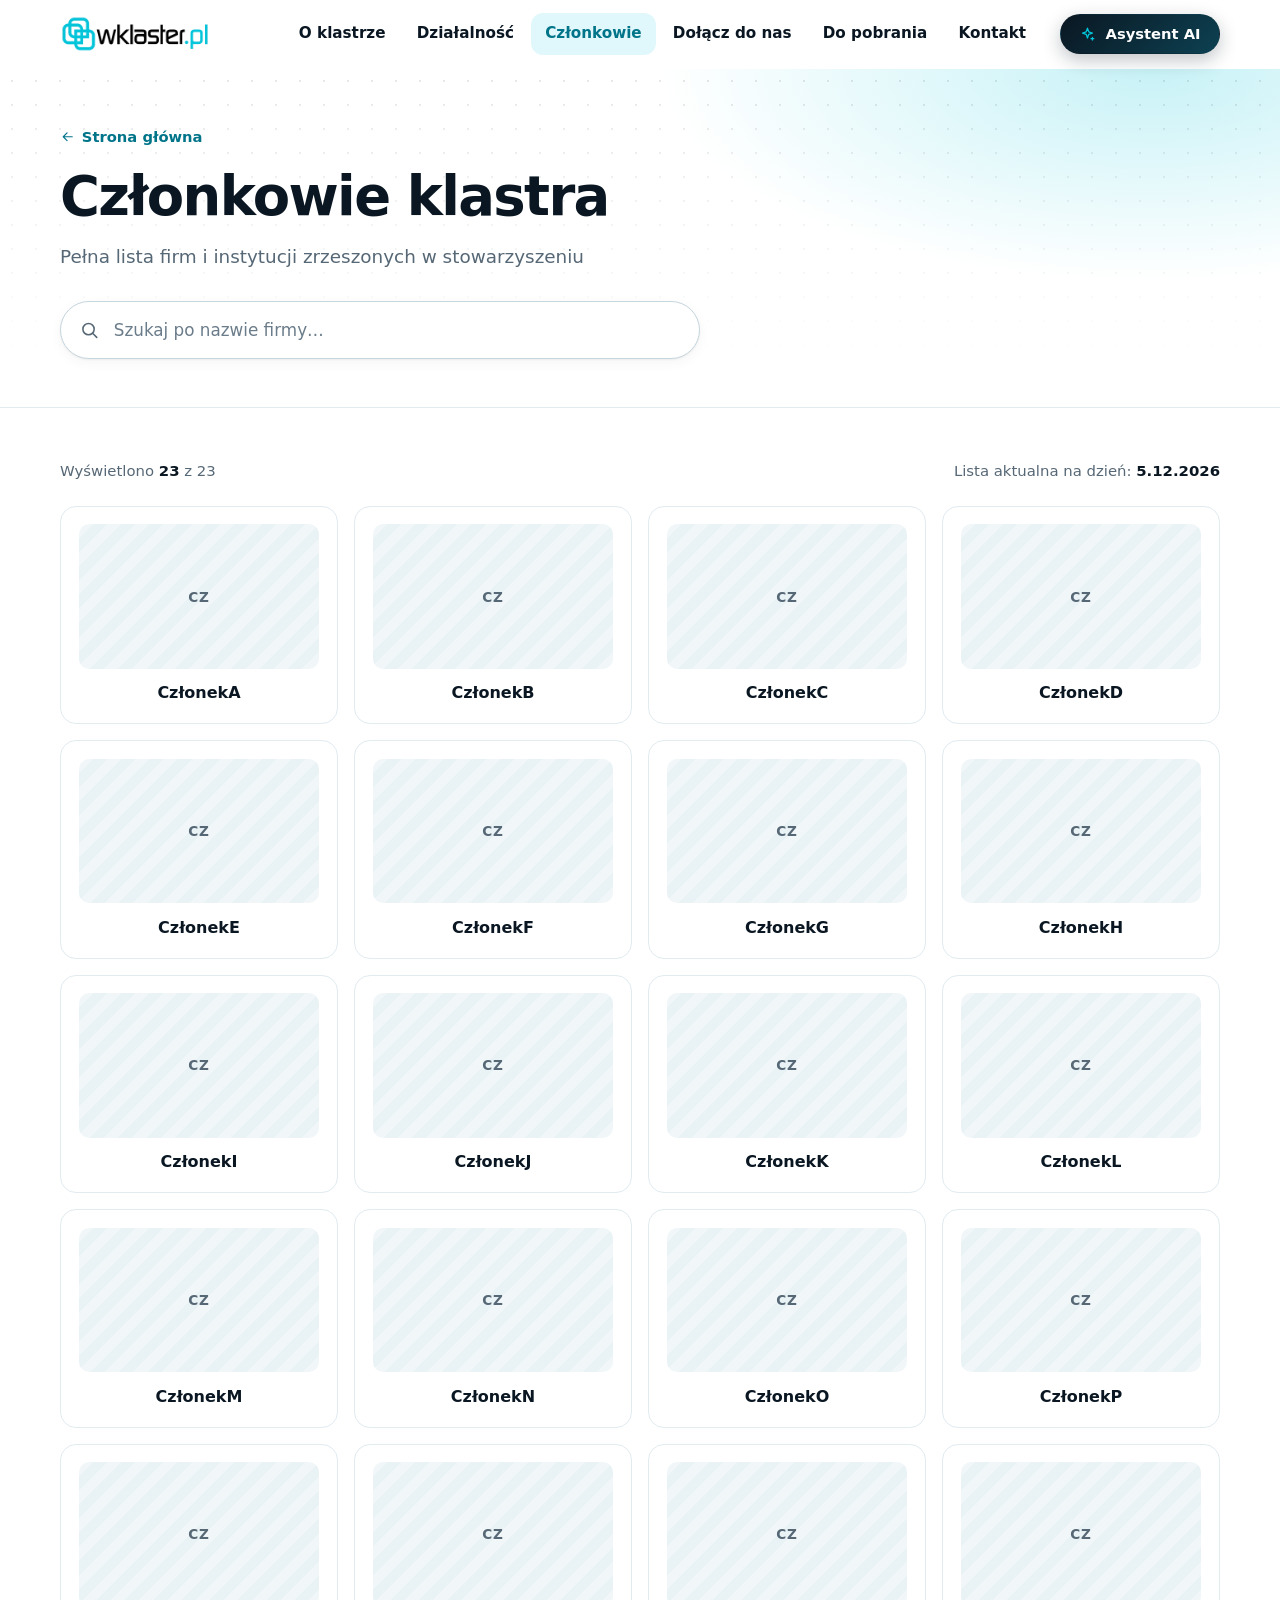
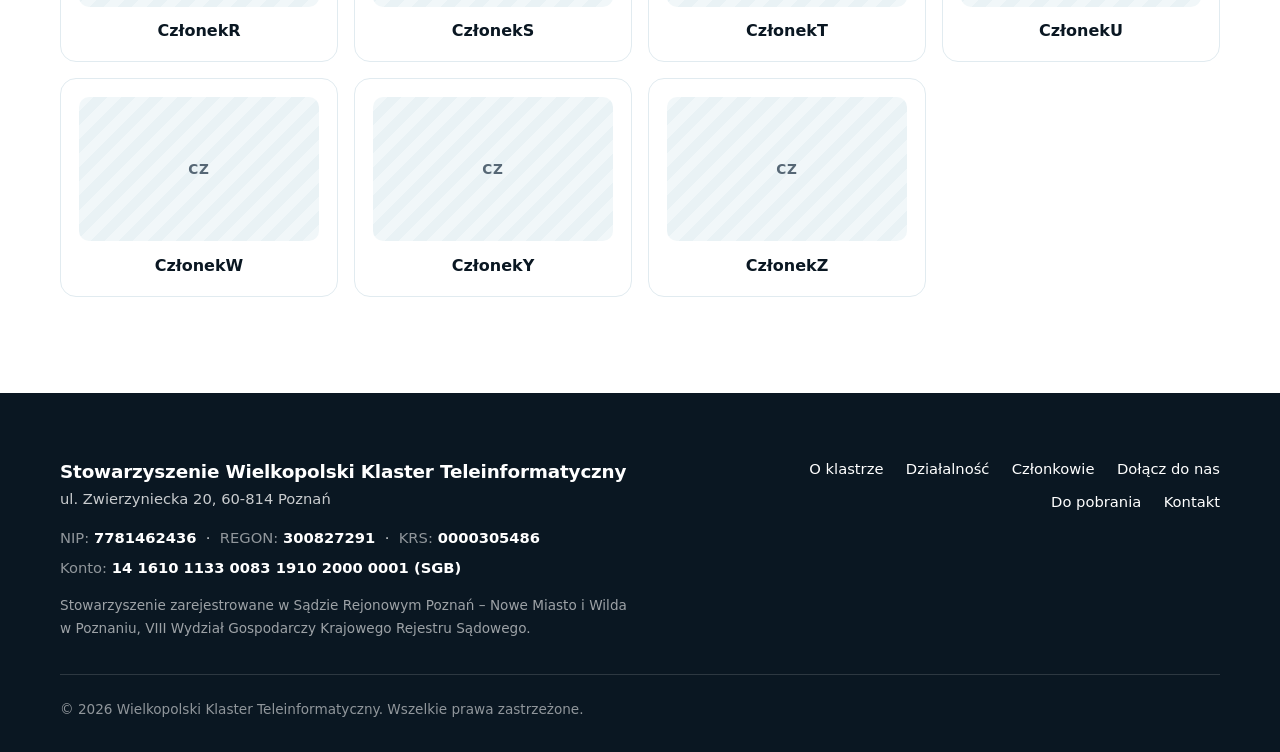
<file: czlonkowie.html>
<!DOCTYPE html>
<html lang="pl">
<head>
  <meta charset="utf-8">
  <meta name="viewport" content="width=device-width, initial-scale=1">
  <title>Członkowie — Wielkopolski Klaster Teleinformatyczny</title>
  <meta name="description" content="Pełna lista członków Wielkopolskiego Klastra Teleinformatycznego z wyszukiwarką.">
  <meta name="theme-color" content="#03c4d9">
  <link rel="icon" href="data:image/svg+xml,%3Csvg xmlns='http://www.w3.org/2000/svg' viewBox='0 0 32 32'%3E%3Crect width='32' height='32' rx='9' fill='%2303C4D9'/%3E%3Ctext x='16' y='23' font-size='20' font-weight='700' text-anchor='middle' fill='%230A1722' font-family='Arial'%3Ew%3C/text%3E%3C/svg%3E">
  <link rel="stylesheet" href="style.css">
</head>
<body>

  <!-- Ikony (sprite SVG) -->
  <svg width="0" height="0" style="position:absolute" aria-hidden="true" focusable="false">
    <symbol id="i-arrow-right" viewBox="0 0 24 24"><path d="M5 12h14M13 6l6 6-6 6"/></symbol>
    <symbol id="i-arrow-up-right" viewBox="0 0 24 24"><path d="M7 17 17 7M8 7h9v9"/></symbol>
    <symbol id="i-menu" viewBox="0 0 24 24"><path d="M4 7h16M4 12h16M4 17h16"/></symbol>
    <symbol id="i-close" viewBox="0 0 24 24"><path d="M6 6l12 12M18 6 6 18"/></symbol>
    <symbol id="i-search" viewBox="0 0 24 24"><circle cx="11" cy="11" r="6.5"/><path d="m16 16 4.5 4.5"/></symbol>
    <symbol id="i-sparkle" viewBox="0 0 24 24"><path d="M12 3l1.8 5.2L19 10l-5.2 1.8L12 17l-1.8-5.2L5 10l5.2-1.8L12 3Z"/><path d="M19 16v4M17 18h4"/></symbol>
    <symbol id="i-shield" viewBox="0 0 24 24"><path d="M12 3 5 6v5.5c0 4.3 3 7.7 7 9.5 4-1.8 7-5.2 7-9.5V6l-7-3Z"/><path d="m9 12 2.2 2.2L15.5 10"/></symbol>
  </svg>

  <a class="skip-link" href="#tresc">Przejdź do treści</a>

  <!--MENU-->
  <header class="site-header" id="top">
    <div class="container site-header__inner">
      <a class="brand" href="index.html" aria-label="wklaster.pl — strona główna">
        <picture>
          <source srcset="assets/logo.webp" type="image/webp">
          <img src="assets/logo.png" alt="wklaster.pl — Wielkopolski Klaster Teleinformatyczny" width="364" height="92">
        </picture>
      </a>

      <button class="nav-toggle" type="button" aria-expanded="false" aria-controls="site-nav" aria-label="Menu">
        <svg class="icon icon--open" aria-hidden="true"><use href="#i-menu"/></svg>
        <svg class="icon icon--close" aria-hidden="true"><use href="#i-close"/></svg>
      </button>

      <nav class="nav" id="site-nav" aria-label="Menu główne">
        <ul class="nav__list">
          <li><a class="nav__link" href="index.html#o-klastrze">O klastrze</a></li>
          <li><a class="nav__link" href="index.html#dzialalnosc">Działalność</a></li>
          <li><a class="nav__link" href="czlonkowie.html" aria-current="page">Członkowie</a></li>
          <li><a class="nav__link" href="index.html#dolacz">Dołącz do nas</a></li>
          <li><a class="nav__link" href="index.html#do-pobrania">Do pobrania</a></li>
          <li><a class="nav__link" href="index.html#kontakt">Kontakt</a></li>
        </ul>
        <a class="btn btn--ai btn--sm nav__ai" href="https://demo.raggy.pl/login" target="_blank" rel="noopener noreferrer">
          <svg class="icon" aria-hidden="true"><use href="#i-sparkle"/></svg>
          Asystent AI 
        </a>
      </nav>
    </div>
  </header>

  <main id="tresc">

    <!--WYSZUKIWARKA-->
    <section class="page-hero">
      <div class="container">
        <a class="back-link" href="index.html#czlonkowie">
          <svg class="icon" aria-hidden="true">
            <use href="#i-arrow-right"/>
          </svg>
          Strona główna
        </a>
        <h1 id="h-lista">Członkowie klastra</h1>
        <p class="section__lead">Pełna lista firm i instytucji zrzeszonych w stowarzyszeniu</p>

        <form class="search" onsubmit="return false">
          <label class="sr-only" for="q">Szukaj członka po nazwie</label>
          <svg class="icon" aria-hidden="true"><use href="#i-search"/></svg>
          <input id="q" type="search" placeholder="Szukaj po nazwie firmy…" autocomplete="off" spellcheck="false">
        </form>
      </div>
    </section>

    <!--LISTA CZŁONKÓW-->
    <section class="members-section" aria-label="Lista członków">
      <div class="container">

        <div class="results-meta">
          <span id="count" role="status" aria-live="polite">Wyświetlono <strong>0</strong> z 0</span>
          <span>Lista aktualna na dzień: <strong id="list-date">XX.XX.XXXX</strong></span>
        </div>

        <div class="member-grid" id="grid"></div>

        <div class="empty" id="empty" hidden>
          <strong>Brak wyników</strong>
          <span>Nie znaleziono firmy o takiej nazwie. Spróbuj wpisać fragment nazwy.</span>
        </div>
      </div>
    </section>
  </main>


  <!--FOOTER-->
  <footer class="site-footer">
    <div class="container">
      <div class="footer__grid">
        <div>
          <p class="footer__name">Stowarzyszenie Wielkopolski Klaster Teleinformatyczny</p>
          <p>ul. Zwierzyniecka 20, 60-814 Poznań</p>
          <dl class="footer__reg">
            <div><dt>NIP:</dt><dd>7781462436</dd> &nbsp;·&nbsp; <dt>REGON:</dt><dd>300827291</dd> &nbsp;·&nbsp; <dt>KRS:</dt><dd>0000305486</dd></div>
            <div><dt>Konto:</dt><dd>14 1610 1133 0083 1910 2000 0001 (SGB)</dd></div>
          </dl>
          <p class="footer__court">Stowarzyszenie zarejestrowane w Sądzie Rejonowym Poznań – Nowe Miasto i Wilda w Poznaniu, VIII Wydział Gospodarczy Krajowego Rejestru Sądowego.</p>
        </div>
        <nav class="footer__nav" aria-label="Nawigacja w stopce">
          <a href="index.html#o-klastrze">O klastrze</a>
          <a href="index.html#dzialalnosc">Działalność</a>
          <a href="czlonkowie.html">Członkowie</a>
          <a href="index.html#dolacz">Dołącz do nas</a>
          <a href="index.html#do-pobrania">Do pobrania</a>
          <a href="index.html#kontakt">Kontakt</a>
        </nav>
      </div>
      <p class="footer__bottom">© <span id="year">2026</span> Wielkopolski Klaster Teleinformatyczny. Wszelkie prawa zastrzeżone.</p>
    </div>
  </footer>


  <script>
    (function () {
      var MEMBERS = [
        { name: 'CzłonekA',  url: 'https://example.com/',  logo: null },
        { name: 'CzłonekB',  url: 'https://example.com/',  logo: null },
        { name: 'CzłonekC',  url: 'https://example.com/',  logo: null },
        { name: 'CzłonekD',  url: 'https://example.com/',  logo: null },
        { name: 'CzłonekE',  url: 'https://example.com/',  logo: null },
        { name: 'CzłonekF',  url: 'https://example.com/',  logo: null },
        { name: 'CzłonekG',  url: 'https://example.com/',  logo: null },
        { name: 'CzłonekH',  url: 'https://example.com/',  logo: null },
        { name: 'CzłonekI',  url: 'https://example.com/',  logo: null },
        { name: 'CzłonekJ',  url: 'https://example.com/',  logo: null },
        { name: 'CzłonekK',  url: 'https://example.com/',  logo: null },
        { name: 'CzłonekL',  url: 'https://example.com/',  logo: null },
        { name: 'CzłonekM',  url: 'https://example.com/',  logo: null },
        { name: 'CzłonekN',  url: 'https://example.com/',  logo: null },
        { name: 'CzłonekO',  url: 'https://example.com/',  logo: null },
        { name: 'CzłonekP',  url: 'https://example.com/',  logo: null },
        { name: 'CzłonekR',  url: 'https://example.com/',  logo: null },
        { name: 'CzłonekS',  url: 'https://example.com/',  logo: null },
        { name: 'CzłonekT',  url: 'https://example.com/',  logo: null },
        { name: 'CzłonekU',  url: 'https://example.com/',  logo: null },
        { name: 'CzłonekW',  url: 'https://example.com/',  logo: null },
        { name: 'CzłonekY',  url: 'https://example.com/',  logo: null },
        { name: 'CzłonekZ',  url: 'https://example.com/',  logo: null }
      ];

      var grid = document.getElementById('grid');
      var empty = document.getElementById('empty');
      var count = document.getElementById('count');
      var input = document.getElementById('q');

      /* alfabetycznie, z polskimi znakami */
      MEMBERS.sort(function (a, b) { return a.name.localeCompare(b.name, 'pl'); });

      /* normalizacja do wyszukiwania: małe litery, bez ogonków (ł → l) */
      function norm(s) {
        return s.toLowerCase().replace(/ł/g, 'l').normalize('NFD').replace(/[̀-ͯ]/g, '');
      }
      MEMBERS.forEach(function (m) { m._key = norm(m.name); });

      function initials(name) { return name.replace(/[^\p{L}]/gu, '').slice(0, 2).toUpperCase(); }

      function buildCard(m) {
        var a = document.createElement('a');
        a.className = 'member';
        a.href = m.url;
        a.target = '_blank';
        a.rel = 'noopener noreferrer';

        var logo = document.createElement('span');
        logo.className = 'member__logo';
        if (m.logo) {
          var img = document.createElement('img');
          img.src = m.logo;
          img.alt = 'Logo ' + m.name;
          img.width = 160; img.height = 96;
          logo.appendChild(img);
        } else {
          var ph = document.createElement('span');
          ph.className = 'logo-ph';
          ph.setAttribute('aria-hidden', 'true');
          ph.textContent = initials(m.name);
          logo.appendChild(ph);
        }

        var name = document.createElement('span');
        name.className = 'member__name';
        name.textContent = m.name;

        var sr = document.createElement('span');
        sr.className = 'sr-only';
        sr.textContent = ' (strona członka, nowa karta)';
        name.appendChild(sr);

        var go = document.createElement('span');
        go.className = 'member__go';
        go.setAttribute('aria-hidden', 'true');
        go.innerHTML = '<svg class="icon"><use href="#i-arrow-up-right"/></svg>';

        a.appendChild(logo); a.appendChild(name); a.appendChild(go);
        return a;
      }

      var cards = MEMBERS.map(function (m) {
        var el = buildCard(m);
        grid.appendChild(el);
        return el;
      });

      function filter() {
        var q = norm(input.value.trim());
        var shown = 0;
        MEMBERS.forEach(function (m, i) {
          var match = !q || m._key.indexOf(q) !== -1;
          cards[i].hidden = !match;
          if (match) shown++;
        });
        count.innerHTML = 'Wyświetlono <strong>' + shown + '</strong> z ' + MEMBERS.length;
        empty.hidden = shown !== 0;
        grid.hidden = shown === 0;
      }
      input.addEventListener('input', filter);
      filter();

      /* ---------------- nagłówek i menu mobilne ---------------- */
      var header = document.querySelector('.site-header');
      var toggle = document.querySelector('.nav-toggle');
      var nav = document.getElementById('site-nav');

      function onScroll() { header.classList.toggle('is-scrolled', window.scrollY > 8); }
      onScroll();
      window.addEventListener('scroll', onScroll, { passive: true });

      function setNav(open) {
        nav.classList.toggle('is-open', open);
        toggle.setAttribute('aria-expanded', String(open));
      }
      toggle.addEventListener('click', function () {
        setNav(toggle.getAttribute('aria-expanded') !== 'true');
      });
      nav.addEventListener('click', function (e) { if (e.target.closest('a')) setNav(false); });
      document.addEventListener('keydown', function (e) {
        if (e.key === 'Escape') { setNav(false); toggle.focus(); }
      });
      window.matchMedia('(min-width: 980px)').addEventListener('change', function () { setNav(false); });

      document.getElementById('year').textContent = new Date().getFullYear();
      document.getElementById('list-date').textContent = new Date().getDate() + '.' + (new Date().getMonth() + 1) + '.' + new Date().getFullYear();
    })();
  </script>
</body>
</html>
</file>
<file: style.css>
/* ==========================================================================
   Wielkopolski Klaster Teleinformatyczny — style.css
   Ręcznie pisany, bez frameworków. Podejście mobile-first.
   Spis treści:
   1. Zmienne i reset
   2. Typografia i elementy wspólne (przyciski, karty, sekcje)
   3. Nagłówek i nawigacja (sticky)
   4. Sekcja „O klastrze” (hero, liczby, misja, zarząd)
   5. Sekcja „Działalność”
   6. Sekcja „Członkowie” (siatka logotypów)
   7. Sekcja „Dołącz do nas”
   8. Sekcja „Do pobrania”
   9. Sekcja „Kontakt”
   10. Stopka
   11. Podstrona „Członkowie”
   12. Dostępność i ruch
   ========================================================================== */


/* ==========================================================================
   1. Zmienne i reset
   ========================================================================== */
:root {
  --brand: #03c4d9;
  --brand-600: #00a5b8;
  --brand-ink: #00758a;          
  --brand-tint: rgba(3, 196, 217, .12);

  --ink: #0a1722;
  --ink-2: #3a4a58;
  --muted: #566775;
  --line: #e1ebf0;
  --line-strong: #c6d6de;
  --bg: #ffffff;
  --bg-soft: #f3fafc;

  --radius: 20px;
  --radius-lg: 28px;
  --shadow-sm: 0 1px 2px rgba(10, 23, 34, .05), 0 4px 14px rgba(10, 23, 34, .04);
  --shadow-md: 0 2px 4px rgba(10, 23, 34, .05), 0 14px 34px rgba(10, 23, 34, .09);
  --shadow-lg: 0 4px 8px rgba(10, 23, 34, .05), 0 28px 60px rgba(10, 23, 34, .12);

  --header-h: 68px;
  --container: 1160px;
  --font: system-ui, -apple-system, "Segoe UI", Roboto, "Helvetica Neue", Arial, sans-serif;
}

*, *::before, *::after { box-sizing: border-box; }

html { -webkit-text-size-adjust: 100%; }

body {
  margin: 0;
  font-family: var(--font);
  font-size: 1rem;
  line-height: 1.65;
  color: var(--ink);
  background: var(--bg);
  -webkit-font-smoothing: antialiased;
  text-rendering: optimizeLegibility;
}

[hidden] { display: none !important; }

img, svg, picture { display: block; max-width: 100%; }
h1, h2, h3, h4, p, ul, ol, dl, dd, figure { margin: 0; }
ul, ol { padding: 0; list-style: none; }
a { color: var(--brand-ink); }
button { font: inherit; color: inherit; }

.icon {
  width: 1.25em;
  height: 1.25em;
  flex: none;
  fill: none;
  stroke: currentColor;
  stroke-width: 1.8;
  stroke-linecap: round;
  stroke-linejoin: round;
}

.container {
  width: min(100% - 2rem, var(--container));
  margin-inline: auto;
}

.sr-only {
  position: absolute;
  width: 1px; height: 1px;
  margin: -1px; padding: 0;
  overflow: hidden;
  clip: rect(0 0 0 0);
  white-space: nowrap;
  border: 0;
}

.skip-link {
  position: absolute;
  left: 1rem; top: -4rem;
  z-index: 200;
  padding: .7rem 1.1rem;
  border-radius: 12px;
  background: var(--ink);
  color: #fff;
  font-weight: 600;
  text-decoration: none;
  transition: top .2s;
}
.skip-link:focus { top: 1rem; }


/* ==========================================================================
   2. Typografia i elementy wspólne
   ========================================================================== */
.section {
  padding-block: clamp(3.5rem, 8vw, 6.5rem);
  scroll-margin-top: var(--header-h);
}
.section--soft { background: var(--bg-soft); }

.section__head { max-width: 46rem; margin-bottom: clamp(2rem, 5vw, 3.25rem); }
.section__head--center { margin-inline: auto; text-align: center; }

.eyebrow {
  display: inline-block;
  margin-bottom: .75rem;
  font-size: .8rem;
  font-weight: 700;
  letter-spacing: .12em;
  text-transform: uppercase;
  color: var(--brand-ink);
}

.section__title {
  font-size: clamp(1.8rem, 4.2vw, 2.7rem);
  font-weight: 800;
  line-height: 1.12;
  letter-spacing: -.025em;
}
.section__lead {
  margin-top: 1rem;
  font-size: clamp(1.02rem, 1.6vw, 1.15rem);
  color: var(--muted);
  max-width: 40rem;
}
.section__head--center .section__lead { margin-inline: auto; }

.subhead {
  margin: clamp(3rem, 6vw, 4.5rem) 0 1.4rem;
  font-size: clamp(1.25rem, 2.4vw, 1.6rem);
  font-weight: 700;
  letter-spacing: -.015em;
}
.subhead:first-child { margin-top: 0; }

.pill {
  display: inline-flex;
  align-items: center;
  gap: .55rem;
  padding: .38rem .9rem;
  border-radius: 999px;
  background: var(--brand-tint);
  color: var(--brand-ink);
  font-size: .85rem;
  font-weight: 600;
}
.pill::before {
  content: "";
  width: .5rem; height: .5rem;
  border-radius: 50%;
  background: var(--brand);
  box-shadow: 0 0 0 4px rgba(3, 196, 217, .22);
}

/* Przyciski */
.btn {
  display: inline-flex;
  align-items: center;
  justify-content: center;
  gap: .6rem;
  padding: .85rem 1.5rem;
  border: 1.5px solid transparent;
  border-radius: 999px;
  font-size: .98rem;
  font-weight: 650;
  line-height: 1.2;
  text-decoration: none;
  cursor: pointer;
  transition: transform .2s ease, box-shadow .2s ease, background-color .2s ease, border-color .2s ease, color .2s ease;
}
.btn:hover { transform: translateY(-2px); }
.btn:active { transform: translateY(0); }
.btn .icon { width: 1.15em; height: 1.15em; transition: transform .2s ease; }
.btn:hover .icon--shift { transform: translateX(3px); }

.btn--primary {
  background: var(--brand);
  color: #04222b;
  box-shadow: 0 8px 22px rgba(3, 196, 217, .35);
}
.btn--primary:hover { background: #12d3e8; box-shadow: 0 12px 28px rgba(3, 196, 217, .45); }

.btn--dark { background: var(--ink); color: #fff; }
.btn--dark:hover { background: #12293a; box-shadow: var(--shadow-md); }

.btn--ghost { background: #fff; border-color: var(--line-strong); color: var(--ink); }
.btn--ghost:hover { border-color: var(--ink); }

.btn--ai {
  background: linear-gradient(135deg, #0a1722 0%, #0d4152 100%);
  color: #fff;
  box-shadow: 0 6px 18px rgba(10, 23, 34, .25);
}
.btn--ai .icon { color: var(--brand); }
.btn--ai:hover { box-shadow: 0 10px 24px rgba(13, 65, 82, .4); }

.btn--sm { padding: .62rem 1.15rem; font-size: .92rem; }
.btn--block { width: 100%; }

.cta-row { display: flex; flex-wrap: wrap; gap: .8rem; }
.cta-row--center { justify-content: center; }

/* Karty */
.card {
  background: #fff;
  border: 1px solid var(--line);
  border-radius: var(--radius);
  padding: 1.6rem;
  box-shadow: var(--shadow-sm);
  transition: transform .25s ease, box-shadow .25s ease, border-color .25s ease;
}
.card--hover:hover {
  transform: translateY(-4px);
  box-shadow: var(--shadow-md);
  border-color: rgba(3, 196, 217, .55);
}
.card h3 { font-size: 1.15rem; font-weight: 700; letter-spacing: -.01em; }
.card p { margin-top: .5rem; color: var(--muted); font-size: .98rem; }

.ibadge {
  display: grid;
  place-items: center;
  width: 48px; height: 48px;
  border-radius: 14px;
  background: linear-gradient(135deg, rgba(3, 196, 217, .22), rgba(3, 196, 217, .06));
  color: var(--brand-ink);
  flex: none;
}
.ibadge .icon { width: 24px; height: 24px; }

.grid { display: grid; gap: 1.1rem; }
.grid--2 { grid-template-columns: 1fr; }
.grid--3 { grid-template-columns: 1fr; }
.grid--auto { grid-template-columns: repeat(auto-fit, minmax(250px, 1fr)); }

@media (min-width: 720px) {
  .grid--2 { grid-template-columns: repeat(2, 1fr); }
  .grid--3 { grid-template-columns: repeat(3, 1fr); }
}

/* Czyste listy z haczykami */
.checklist { display: grid; gap: .7rem; }
.checklist li {
  position: relative;
  padding-left: 2rem;
  font-size: .98rem;
}
.checklist li::before {
  content: "";
  position: absolute;
  left: 0; top: .2rem;
  width: 1.3rem; height: 1.3rem;
  border-radius: 50%;
  background: var(--brand-tint) url("data:image/svg+xml,%3Csvg xmlns='http://www.w3.org/2000/svg' viewBox='0 0 24 24' fill='none' stroke='%2300758a' stroke-width='3' stroke-linecap='round' stroke-linejoin='round'%3E%3Cpath d='m6 12.5 4 4L18 8'/%3E%3C/svg%3E") center / 80% no-repeat;
}

.media-ph {
  position: relative;
  display: grid;
  place-items: center;
  align-content: center;
  gap: .6rem;
  aspect-ratio: 4 / 3;
  border-radius: var(--radius-lg);
  background:
    radial-gradient(circle at 78% 20%, rgba(3, 196, 217, .35), transparent 55%),
    linear-gradient(145deg, #eaf8fb, #d6f0f5);
  border: 1px dashed rgba(0, 117, 138, .4);
  color: var(--brand-ink);
  font-weight: 600;
  font-size: .95rem;
  overflow: hidden;
}
.media-ph .icon { width: 2.4rem; height: 2.4rem; stroke-width: 1.4; }


/* ==========================================================================
   3. Nagłówek i nawigacja (sticky)
   ========================================================================== */
.site-header {
  position: sticky;
  top: 0;
  z-index: 100;
  background: rgba(255, 255, 255, .86);
  -webkit-backdrop-filter: saturate(180%) blur(14px);
  backdrop-filter: saturate(180%) blur(14px);
  border-bottom: 1px solid transparent;
  transition: border-color .25s ease, box-shadow .25s ease;
}
.site-header.is-scrolled {
  border-bottom-color: var(--line);
  box-shadow: 0 6px 24px rgba(10, 23, 34, .06);
}

.site-header__inner {
  display: flex;
  align-items: center;
  justify-content: space-between;
  gap: 1rem;
  height: var(--header-h);
}

.brand { display: inline-flex; align-items: center; }
.brand img { height: 38px; width: auto; }

.nav-toggle {
  display: inline-grid;
  place-items: center;
  width: 46px; height: 46px;
  border: 1px solid var(--line-strong);
  border-radius: 14px;
  background: #fff;
  cursor: pointer;
}
.nav-toggle .icon { width: 22px; height: 22px; }
.nav-toggle .icon--close { display: none; }
.nav-toggle[aria-expanded="true"] .icon--open { display: none; }
.nav-toggle[aria-expanded="true"] .icon--close { display: block; }

/* mobile: panel pod nagłówkiem */
.nav {
  position: absolute;
  left: 0; right: 0;
  top: var(--header-h);
  display: none;
  padding: 1rem 1rem 1.4rem;
  background: #fff;
  border-bottom: 1px solid var(--line);
  box-shadow: 0 24px 40px rgba(10, 23, 34, .12);
}
.nav.is-open { display: block; }
.nav__list { display: grid; gap: .25rem; }
.nav__link {
  display: block;
  padding: .85rem 1rem;
  border-radius: 12px;
  color: var(--ink);
  font-weight: 600;
  text-decoration: none;
}
.nav__link:hover { background: var(--bg-soft); }
.nav__link[aria-current] { background: var(--brand-tint); color: var(--brand-ink); }
.nav__ai { margin-top: .8rem; }

@media (min-width: 980px) {
  .nav-toggle { display: none; }
  .nav {
    position: static;
    display: flex;
    align-items: center;
    gap: 1.2rem;
    padding: 0;
    background: none;
    border: 0;
    box-shadow: none;
  }
  .nav__list { display: flex; gap: .15rem; }
  .nav__link { padding: .55rem .9rem; font-size: .95rem; }
  .nav__ai { margin-top: 0; }
}


/* ==========================================================================
   4. Sekcja „O klastrze”
   ========================================================================== */
#o-klastrze { scroll-margin-top: var(--header-h); }

.hero {
  position: relative;
  overflow: hidden;
  padding-block: clamp(2.5rem, 7vw, 5.5rem) clamp(2.5rem, 6vw, 4.5rem);
  background:
    radial-gradient(60% 55% at 88% 0%, rgba(3, 196, 217, .24), transparent 70%),
    radial-gradient(45% 40% at 0% 35%, rgba(3, 196, 217, .12), transparent 70%),
    #fff;
}
.hero::before {
  content: "";
  position: absolute;
  inset: 0;
  background-image: radial-gradient(rgba(10, 23, 34, .1) 1px, transparent 1.3px);
  background-size: 24px 24px;
  -webkit-mask-image: linear-gradient(180deg, #000 0%, transparent 78%);
  mask-image: linear-gradient(180deg, #000 0%, transparent 78%);
  pointer-events: none;
}
.hero > .container { position: relative; }

.hero__grid { display: grid; gap: 2.5rem; align-items: center; }

.hero h1 {
  margin: 1.1rem 0 1.2rem;
  font-size: clamp(2.3rem, 6.4vw, 4.2rem);
  font-weight: 800;
  line-height: 1.04;
  letter-spacing: -.035em;
}
.hero h1 .mark {
  background: linear-gradient(transparent 64%, rgba(3, 196, 217, .38) 64%);
  padding-inline: .06em;
}
.hero__lead {
  max-width: 34rem;
  margin-bottom: 1.8rem;
  font-size: clamp(1.05rem, 1.8vw, 1.25rem);
  color: var(--ink-2);
}

.hero__visual {
  position: relative;
  max-width: 460px;
  margin-inline: auto;
  width: 100%;
}
.hero__visual::before {
  content: "";
  position: absolute;
  inset: 8% 4%;
  border-radius: 40px;
  background: linear-gradient(145deg, rgba(3, 196, 217, .22), rgba(3, 196, 217, .04));
  transform: rotate(-4deg);
}
.hero__visual svg { position: relative; width: 100%; height: auto; overflow: visible; }

.net-line { stroke: rgba(0, 117, 138, .45); stroke-width: 1.6; fill: none; }
.net-line--faint { stroke: rgba(0, 117, 138, .22); stroke-dasharray: 3 6; }
.net-node { fill: #fff; stroke: var(--brand); stroke-width: 2; }
.net-label { font: 700 13px var(--font); fill: var(--ink); text-anchor: middle; dominant-baseline: central; }
.net-hub { fill: var(--brand); }
.net-hub-label { font: 800 18px var(--font); fill: #04222b; text-anchor: middle; dominant-baseline: central; letter-spacing: -.02em; }
.net-halo { fill: none; stroke: var(--brand); stroke-width: 1.5; opacity: .5; transform-box: fill-box; transform-origin: center; }

@media (prefers-reduced-motion: no-preference) {
  .net-halo { animation: halo 3.6s ease-out infinite; }
  .net-halo:nth-of-type(2n) { animation-delay: 1.2s; }
  .net-halo:nth-of-type(3n) { animation-delay: 2.2s; }
  @keyframes halo {
    0%   { transform: scale(.85); opacity: .6; }
    100% { transform: scale(1.5); opacity: 0; }
  }
}

@media (min-width: 900px) {
  .hero__grid { grid-template-columns: 1.15fr .85fr; gap: 3rem; }
}

/* Klaster w liczbach */
.stats {
  display: grid;
  grid-template-columns: repeat(2, 1fr);
  gap: 1px;
  margin-top: clamp(2.5rem, 6vw, 4rem);
  overflow: hidden;
  border: 1px solid var(--line);
  border-radius: var(--radius-lg);
  background: var(--line);
  box-shadow: var(--shadow-lg);
}
.stat { padding: 1.4rem 1.3rem; background: #fff; }
.stat__num {
  font-size: clamp(2rem, 5vw, 3.1rem);
  font-weight: 800;
  line-height: 1;
  letter-spacing: -.03em;
}
.stat__num .suffix { color: var(--brand-ink); }
.stat__label { margin-top: .55rem; font-size: .93rem; color: var(--muted); }

@media (min-width: 760px) {
  .stats { grid-template-columns: repeat(4, 1fr); }
  .stat { padding: 1.8rem 1.6rem; }
}

/* Misja / wizja / historia / zarząd */
.about { padding-block: clamp(3.5rem, 8vw, 6rem) clamp(3.5rem, 8vw, 6.5rem); }

.mv { display: grid; gap: 1.1rem; }
.mv__card {
  position: relative;
  overflow: hidden;
  padding: clamp(1.7rem, 4vw, 2.5rem);
  border-radius: var(--radius-lg);
}
.mv__card h3 { font-size: 1.4rem; font-weight: 800; letter-spacing: -.02em; margin: .9rem 0 .7rem; }
.mv__card p { max-width: 34rem; }
.mv__card--dark {
  background: linear-gradient(145deg, #0a1722 0%, #0d3b4a 100%);
  color: #fff;
}
.mv__card--dark p { color: rgba(255, 255, 255, .82); }
.mv__card--dark .ibadge { background: rgba(3, 196, 217, .18); color: var(--brand); }
.mv__card--light {
  background: linear-gradient(145deg, #eaf8fb, #fff);
  border: 1px solid var(--line);
}
.mv__card--light p { color: var(--ink-2); }
.mv__card::after {
  content: "";
  position: absolute;
  right: -60px; bottom: -60px;
  width: 220px; height: 220px;
  border-radius: 50%;
  background: radial-gradient(circle, rgba(3, 196, 217, .28), transparent 70%);
  pointer-events: none;
}
@media (min-width: 800px) { .mv { grid-template-columns: repeat(2, 1fr); } }

.history { display: grid; gap: 2rem; align-items: center; margin-top: clamp(3rem, 7vw, 5.5rem); }
.history__text p { margin-top: 1rem; color: var(--ink-2); max-width: 36rem; }
@media (min-width: 900px) { .history { grid-template-columns: 1fr 1fr; gap: 4rem; } }

.board { display: grid; grid-template-columns: repeat(auto-fit, minmax(190px, 1fr)); gap: 1.1rem; }
.person { text-align: center; padding: 1.7rem 1.2rem; }
.avatar {
  display: grid;
  place-items: center;
  width: 76px; height: 76px;
  margin: 0 auto 1rem;
  border-radius: 50%;
  background: linear-gradient(135deg, var(--brand), #1a8fd6);
  color: #fff;
  font-size: 1.4rem;
  font-weight: 800;
  letter-spacing: .02em;
}
.person h4 { font-size: 1.05rem; font-weight: 700; }
.person p { margin-top: .2rem; font-size: .92rem; color: var(--muted); }


/* ==========================================================================
   5. Sekcja „Działalność”
   ========================================================================== */
.tile {
  display: flex;
  gap: 1rem;
  align-items: flex-start;
  padding: 1.25rem;
}
.tile h3 { font-size: 1.02rem; }
.tile p { margin-top: .25rem; font-size: .9rem; }

.pillar { position: relative; padding: 2rem 1.7rem; overflow: hidden; }
.pillar__num {
  display: block;
  margin-bottom: 1rem;
  font-size: 3.2rem;
  font-weight: 800;
  line-height: 1;
  letter-spacing: -.04em;
  color: transparent;
  -webkit-text-stroke: 1.5px var(--brand);
}
.pillar h3 { font-size: 1.3rem; }

.partners { display: grid; grid-template-columns: repeat(2, 1fr); gap: 1rem; }
.partner {
  display: grid;
  place-items: center;
  align-content: center;
  gap: .35rem;
  min-height: 120px;
  padding: 1rem;
  border: 1.5px dashed var(--line-strong);
  border-radius: var(--radius);
  background: #fff;
  text-align: center;
}
.partner__tag { font-size: .68rem; font-weight: 700; letter-spacing: .14em; text-transform: uppercase; color: var(--muted); }
.partner__name { font-size: .95rem; font-weight: 650; line-height: 1.3; }
@media (min-width: 720px) { .partners { grid-template-columns: repeat(4, 1fr); } }

.feature {
  position: relative;
  overflow: hidden;
  display: flex;
  flex-direction: column;
  gap: 1rem;
  padding: clamp(1.8rem, 4vw, 2.6rem);
  border-radius: var(--radius-lg);
}
.feature h3 { font-size: clamp(1.5rem, 3vw, 1.9rem); font-weight: 800; letter-spacing: -.025em; }
.feature p { max-width: 30rem; }
.feature .checklist { margin-top: .4rem; }
.feature__watermark {
  position: absolute;
  right: -1.2rem; top: -1.2rem;
  width: 9rem; height: 9rem;
  stroke-width: .8;
  opacity: .1;
  pointer-events: none;
}
.feature--light { background: #fff; border: 1px solid var(--line); box-shadow: var(--shadow-md); }
.feature--light p { color: var(--ink-2); }
.feature--light .feature__watermark { color: var(--brand-ink); }
.feature--dark { background: linear-gradient(150deg, #0a1722 0%, #0d3b4a 100%); color: #fff; }
.feature--dark p { color: rgba(255, 255, 255, .82); }
.feature--dark .pill { background: rgba(3, 196, 217, .18); color: #7be9f5; }
.feature--dark .checklist li::before {
  background-color: rgba(3, 196, 217, .22);
  background-image: url("data:image/svg+xml,%3Csvg xmlns='http://www.w3.org/2000/svg' viewBox='0 0 24 24' fill='none' stroke='%237be9f5' stroke-width='3' stroke-linecap='round' stroke-linejoin='round'%3E%3Cpath d='m6 12.5 4 4L18 8'/%3E%3C/svg%3E");
}
.feature--dark .feature__watermark { color: #fff; }
.feature .pill { align-self: flex-start; }


/* ==========================================================================
   6. Sekcja „Członkowie” — siatka logotypów
   ========================================================================== */
.logo-grid {
  display: grid;
  grid-template-columns: repeat(2, 1fr);
  gap: .9rem;
}
@media (min-width: 560px)  { .logo-grid { grid-template-columns: repeat(3, 1fr); } }
@media (min-width: 800px)  { .logo-grid { grid-template-columns: repeat(4, 1fr); } }
@media (min-width: 1020px) { .logo-grid { grid-template-columns: repeat(6, 1fr); } }

.logo-tile {
  position: relative;
  display: grid;
  place-items: center;
  aspect-ratio: 3 / 2;
  padding: .9rem;
  border: 1px solid var(--line);
  border-radius: 16px;
  background: #fff;
  color: var(--ink);
  text-decoration: none;
  transition: transform .22s ease, box-shadow .22s ease, border-color .22s ease;
}
.logo-tile:hover {
  transform: translateY(-3px);
  border-color: rgba(3, 196, 217, .65);
  box-shadow: var(--shadow-md);
}
.logo-tile img { max-height: 100%; width: auto; object-fit: contain; }
.logo-tile .icon--go {
  position: absolute;
  right: .55rem; top: .55rem;
  width: 1rem; height: 1rem;
  color: var(--brand-ink);
  opacity: 0;
  transition: opacity .2s;
}
.logo-tile:hover .icon--go,
.logo-tile:focus-visible .icon--go { opacity: 1; }

.logo-ph {
  display: grid;
  place-items: center;
  width: 100%; height: 100%;
  border-radius: 10px;
  background: repeating-linear-gradient(135deg, #f1f7f9 0 10px, #e9f2f5 10px 20px);
  color: var(--muted);
  font-size: .85rem;
  font-weight: 700;
  letter-spacing: .06em;
}

.size-split { margin-top: clamp(2.2rem, 5vw, 3.2rem); }
.size-split__bar {
  display: flex;
  gap: 4px;
  height: 16px;
  overflow: hidden;
  border-radius: 999px;
}
.size-split__bar span { display: block; }
.size-split__bar .s-mini   { background: var(--brand); }
.size-split__bar .s-medium { background: #1a8fd6; }
.size-split__bar .s-large  { background: var(--ink); }

.size-split__legend {
  display: grid;
  grid-template-columns: repeat(3, 1fr);
  gap: .8rem;
  margin-top: 1.1rem;
}
.legend { display: grid; gap: .1rem; }
.legend__label { display: flex; align-items: center; gap: .5rem; font-size: .88rem; color: var(--muted); font-weight: 600; }
.legend__label::before { content: ""; width: .7rem; height: .7rem; border-radius: 50%; background: var(--c, var(--brand)); }
.legend__num { font-size: clamp(1.5rem, 4vw, 2.2rem); font-weight: 800; letter-spacing: -.03em; line-height: 1.1; }

.center-cta { margin-top: clamp(2rem, 5vw, 3rem); display: flex; justify-content: center; }

.table-wrap {
  overflow: hidden;
  border: 1px solid var(--line);
  border-radius: var(--radius);
  background: #fff;
  box-shadow: var(--shadow-sm);
}
.data-table { width: 100%; border-collapse: collapse; text-align: left; }
.data-table thead th {
  padding: 1rem 1.4rem;
  background: var(--bg-soft);
  border-bottom: 1px solid var(--line);
  font-size: .78rem;
  font-weight: 700;
  letter-spacing: .1em;
  text-transform: uppercase;
  color: var(--brand-ink);
}
.data-table tbody th,
.data-table tbody td {
  padding: 1.2rem 1.4rem;
  vertical-align: top;
  border-bottom: 1px solid var(--line);
}
.data-table tbody tr:last-child > * { border-bottom: 0; }
.data-table tbody th { width: 28%; font-weight: 700; color: var(--ink); }
.data-table tbody td { color: var(--ink-2); }
.data-table tbody tr { transition: background-color .2s ease; }
.data-table tbody tr:hover { background: var(--bg-soft); }

@media (max-width: 719.98px) {
  .table-wrap { overflow: visible; border: 0; background: none; box-shadow: none; }
  .data-table,
  .data-table tbody,
  .data-table tr,
  .data-table th,
  .data-table td { display: block; }
  /* nagłówek kolumn znika wizualnie, ale zostaje dla czytników ekranu */
  .data-table thead {
    position: absolute;
    width: 1px; height: 1px;
    margin: -1px; overflow: hidden;
    clip: rect(0 0 0 0);
  }
  .data-table tbody { display: grid; gap: .9rem; }
  .data-table tbody tr {
    padding: .4rem 0;
    border: 1px solid var(--line);
    border-radius: var(--radius);
    background: #fff;
    box-shadow: var(--shadow-sm);
  }
  .data-table tbody tr:hover { background: #fff; }
  .data-table tbody th { width: auto; padding: 1rem 1.2rem .4rem; border: 0; font-size: 1.05rem; }
  .data-table tbody td { padding: .5rem 1.2rem; border: 0; }
  .data-table tbody td::before {
    content: attr(data-label);
    display: block;
    margin-bottom: .1rem;
    font-size: .72rem;
    font-weight: 700;
    letter-spacing: .1em;
    text-transform: uppercase;
    color: var(--muted);
  }
}


/* ==========================================================================
   7. Sekcja „Dołącz do nas”
   ========================================================================== */
.benefit {
  display: flex;
  gap: .9rem;
  align-items: flex-start;
  padding: 1.1rem 1.2rem;
  border-radius: 16px;
  background: #fff;
  border: 1px solid var(--line);
}
.benefit .icon { margin-top: .15rem; color: var(--brand-ink); }
.benefit h3 { font-size: 1rem; font-weight: 700; }
.benefit p { margin-top: .15rem; font-size: .92rem; color: var(--muted); }

.level { display: flex; flex-direction: column; gap: 1rem; padding: 2rem 1.7rem; }
.level__name { font-size: .85rem; font-weight: 700; letter-spacing: .12em; text-transform: uppercase; color: var(--brand-ink); }
.level__price { font-size: clamp(2rem, 4vw, 2.6rem); font-weight: 800; letter-spacing: -.03em; line-height: 1; }
.level__price small { font-size: .95rem; font-weight: 600; color: var(--muted); letter-spacing: 0; }
.level__desc { color: var(--muted); font-size: .95rem; }
.level .checklist { padding-top: 1rem; border-top: 1px solid var(--line); }

/* Proces — schemat krok po kroku */
.steps { counter-reset: step; display: grid; gap: 1.1rem; }
.step {
  counter-increment: step;
  position: relative;
  padding: 1.6rem 1.4rem 1.5rem 4.6rem;
  border: 1px solid var(--line);
  border-radius: var(--radius);
  background: #fff;
}
.step::before {
  content: counter(step);
  position: absolute;
  left: 1.2rem; top: 1.4rem;
  display: grid;
  place-items: center;
  width: 2.4rem; height: 2.4rem;
  border-radius: 50%;
  background: var(--brand);
  color: #04222b;
  font-weight: 800;
  box-shadow: 0 0 0 6px rgba(3, 196, 217, .18);
}
.step h3 { font-size: 1.05rem; font-weight: 700; }
.step p { margin-top: .3rem; font-size: .92rem; color: var(--muted); }

@media (min-width: 900px) {
  .steps { grid-template-columns: repeat(4, 1fr); }
  .step { padding: 4.6rem 1.4rem 1.6rem; }
  .step::before { left: 1.4rem; top: 1.4rem; }
  .step:not(:last-child)::after {
    content: "";
    position: absolute;
    top: 2.6rem;
    left: calc(1.4rem + 2.4rem + 12px);
    right: -1.1rem;
    height: 2px;
    background: repeating-linear-gradient(90deg, var(--brand) 0 6px, transparent 6px 12px);
    opacity: .6;
  }
}

.join-cta {
  margin-top: clamp(2rem, 5vw, 3rem);
  padding: clamp(1.6rem, 4vw, 2.4rem);
  display: flex;
  flex-direction: column;
  gap: 1.2rem;
  align-items: flex-start;
  border-radius: var(--radius-lg);
  background: linear-gradient(145deg, #0a1722 0%, #0d3b4a 100%);
  color: #fff;
}
.join-cta h3 { font-size: clamp(1.3rem, 2.6vw, 1.7rem); font-weight: 800; letter-spacing: -.02em; }
.join-cta p { margin-top: .35rem; color: rgba(255, 255, 255, .8); max-width: 34rem; }
.join-cta .btn--ghost { background: transparent; color: #fff; border-color: rgba(255, 255, 255, .45); }
.join-cta .btn--ghost:hover { border-color: #fff; }
@media (min-width: 800px) {
  .join-cta { flex-direction: row; align-items: center; justify-content: space-between; }
}


/* ==========================================================================
   8. Sekcja „Do pobrania”
   ========================================================================== */
.downloads { display: grid; grid-template-columns: repeat(auto-fit, minmax(210px, 1fr)); gap: 1.1rem; }
.dl {
  display: flex;
  flex-direction: column;
  gap: .35rem;
  padding: 1.6rem;
  text-decoration: none;
  color: var(--ink);
}
.dl .ibadge { margin-bottom: .9rem; }
.dl__title { font-size: 1.1rem; font-weight: 700; }
.dl__meta { font-size: .85rem; color: var(--muted); }
.dl__action {
  display: inline-flex;
  align-items: center;
  gap: .45rem;
  margin-top: 1rem;
  font-weight: 650;
  font-size: .93rem;
  color: var(--brand-ink);
}
.dl:hover .dl__action .icon { transform: translateY(2px); }
.dl__action .icon { transition: transform .2s; }


/* ==========================================================================
   9. Sekcja „Kontakt”
   ========================================================================== */
.contact { display: grid; gap: 1.2rem; }
@media (min-width: 900px) { .contact { grid-template-columns: 1.15fr .85fr; align-items: stretch; } }

.datalist { display: grid; }
.datalist__row {
  display: grid;
  grid-template-columns: 1fr auto;
  gap: .1rem .8rem;
  align-items: center;
  padding: .95rem 0;
  border-bottom: 1px solid var(--line);
}
.datalist__row:first-child { padding-top: 0; }
.datalist__row:last-child { border-bottom: 0; padding-bottom: 0; }

/* od tabletu: dane rejestrowe w dwóch kolumnach (długie wartości na całą szerokość) */
@media (min-width: 640px) {
  .datalist { grid-template-columns: 1fr 1fr; column-gap: 2rem; }
  .datalist__row--wide { grid-column: 1 / -1; }
}
.datalist dt { grid-column: 1 / -1; font-size: .74rem; font-weight: 700; letter-spacing: .12em; text-transform: uppercase; color: var(--muted); }
.datalist dd { font-size: 1.05rem; font-weight: 600; word-break: break-word; }
.datalist dd a { color: var(--ink); text-decoration-color: var(--brand); text-underline-offset: 3px; }

.copy-btn {
  display: inline-grid;
  place-items: center;
  width: 38px; height: 38px;
  border: 1px solid var(--line-strong);
  border-radius: 12px;
  background: #fff;
  color: var(--ink-2);
  cursor: pointer;
  transition: background-color .2s, border-color .2s, color .2s;
}
.copy-btn:hover { border-color: var(--brand); color: var(--brand-ink); }
.copy-btn.is-copied { background: var(--brand-tint); border-color: var(--brand); color: var(--brand-ink); }
.copy-btn .icon { width: 18px; height: 18px; }

.contact__side { display: grid; gap: 1.2rem; grid-template-rows: auto 1fr; }
.contact-card {
  padding: clamp(1.6rem, 3vw, 2.1rem);
  border-radius: var(--radius-lg);
  background: linear-gradient(150deg, #0a1722 0%, #0d3b4a 100%);
  color: #fff;
}
.contact-card h3 { font-size: 1.35rem; font-weight: 800; letter-spacing: -.02em; }
.contact-card p { margin-top: .5rem; color: rgba(255, 255, 255, .8); font-size: .97rem; }
.contact-card .cta-row { margin-top: 1.4rem; }
.contact-card .btn--ghost { background: transparent; color: #fff; border-color: rgba(255, 255, 255, .45); }
.contact-card .btn--ghost:hover { border-color: #fff; }

.map-card {
  display: flex;
  flex-direction: column;
  padding: 0;
  overflow: hidden;
}
.map-card__frame {
  display: block;
  width: 100%;
  height: clamp(260px, 52vw, 400px);
  border: 0;
}
@media (min-width: 900px) {
  .map-card__frame { flex: 1 1 auto; height: auto; min-height: 230px; }
}
.map-card__info {
  display: flex;
  align-items: center;
  gap: .7rem;
  padding: .95rem 1.3rem;
  border-top: 1px solid var(--line);
}
.map-card__info .icon { color: var(--brand-ink); }
.map-card address { font-style: normal; font-weight: 600; font-size: .95rem; line-height: 1.4; }


/* ==========================================================================
   10. Stopka
   ========================================================================== */
.site-footer {
  padding-block: clamp(2.5rem, 6vw, 4rem) 2rem;
  background: var(--ink);
  color: rgba(255, 255, 255, .78);
  font-size: .92rem;
}
.site-footer a { color: #fff; }
.footer__grid { display: grid; gap: 2rem; }
.footer__name { color: #fff; font-size: 1.15rem; font-weight: 800; letter-spacing: -.01em; }
.footer__name span { color: var(--brand); }
.footer__reg { display: grid; gap: .35rem; margin-top: .9rem; }
.footer__reg dt { display: inline; color: rgba(255, 255, 255, .55); }
.footer__reg dd { display: inline; margin-left: .3rem; color: #fff; font-weight: 600; }
.footer__court { margin-top: .9rem; max-width: 36rem; color: rgba(255, 255, 255, .6); font-size: .85rem; }
.footer__nav { display: flex; flex-wrap: wrap; gap: .6rem 1.4rem; align-content: start; }
.footer__nav a { text-decoration: none; }
.footer__nav a:hover { text-decoration: underline; }
.footer__bottom {
  margin-top: 2.2rem;
  padding-top: 1.4rem;
  border-top: 1px solid rgba(255, 255, 255, .14);
  font-size: .85rem;
  color: rgba(255, 255, 255, .55);
}
@media (min-width: 860px) { .footer__grid { grid-template-columns: 1.5fr 1fr; } .footer__nav { justify-content: flex-end; } }


/* ==========================================================================
   11. Podstrona „Członkowie”
   ========================================================================== */
.page-hero {
  position: relative;
  overflow: hidden;
  padding-block: clamp(2rem, 5vw, 3.5rem) clamp(2rem, 5vw, 3rem);
  background:
    radial-gradient(55% 90% at 90% 0%, rgba(3, 196, 217, .22), transparent 70%),
    #fff;
  border-bottom: 1px solid var(--line);
}
.page-hero::before {
  content: "";
  position: absolute;
  inset: 0;
  background-image: radial-gradient(rgba(10, 23, 34, .1) 1px, transparent 1.3px);
  background-size: 24px 24px;
  -webkit-mask-image: linear-gradient(180deg, #000, transparent 90%);
  mask-image: linear-gradient(180deg, #000, transparent 90%);
  pointer-events: none;
}
.page-hero > .container { position: relative; }
.back-link {
  display: inline-flex;
  align-items: center;
  gap: .4rem;
  margin-bottom: 1.2rem;
  font-size: .92rem;
  font-weight: 650;
  text-decoration: none;
}
.back-link .icon { transform: rotate(180deg); width: 1.05em; height: 1.05em; }
.back-link:hover { text-decoration: underline; }
.page-hero h1 {
  font-size: clamp(2rem, 5.5vw, 3.4rem);
  font-weight: 800;
  line-height: 1.08;
  letter-spacing: -.03em;
}
.page-hero .section__lead { margin-top: .9rem; }

.search { position: relative; max-width: 40rem; margin-top: 1.8rem; }
.search .icon {
  position: absolute;
  left: 1.2rem; top: 50%;
  width: 1.3rem; height: 1.3rem;
  transform: translateY(-50%);
  color: var(--muted);
  pointer-events: none;
}
.search input {
  width: 100%;
  height: 58px;
  padding: 0 1.4rem 0 3.3rem;
  border: 1.5px solid var(--line-strong);
  border-radius: 999px;
  background: #fff;
  font: inherit;
  font-size: 1.05rem;
  color: var(--ink);
  box-shadow: var(--shadow-sm);
  transition: border-color .2s, box-shadow .2s;
}
.search input::placeholder { color: #6b7c8a; }
.search input:focus { outline: none; border-color: var(--brand); box-shadow: 0 0 0 4px rgba(3, 196, 217, .22); }
.search input::-webkit-search-cancel-button { cursor: pointer; }

.members-section { padding-block: clamp(2rem, 5vw, 3.2rem) clamp(3.5rem, 8vw, 6rem); }

.results-meta {
  display: flex;
  flex-wrap: wrap;
  justify-content: space-between;
  gap: .4rem 1.5rem;
  margin-bottom: 1.4rem;
  font-size: .93rem;
  color: var(--muted);
}
.results-meta strong { color: var(--ink); }

/* mobile: czytelna lista pionowa; od 640px: siatka logotypów */
.member-grid { display: grid; gap: .7rem; }

.member {
  display: grid;
  grid-template-columns: 84px 1fr auto;
  align-items: center;
  gap: 1rem;
  padding: .7rem 1rem .7rem .7rem;
  border: 1px solid var(--line);
  border-radius: 16px;
  background: #fff;
  color: var(--ink);
  text-decoration: none;
  transition: transform .22s ease, box-shadow .22s ease, border-color .22s ease;
}
.member:hover {
  transform: translateY(-3px);
  border-color: rgba(3, 196, 217, .65);
  box-shadow: var(--shadow-md);
}
.member__logo { display: grid; place-items: center; height: 60px; }
.member__logo img { max-height: 100%; width: auto; object-fit: contain; }
.member__name { font-weight: 650; line-height: 1.3; }
.member__go { color: var(--brand-ink); }
.member__go .icon { width: 1.1rem; height: 1.1rem; }

@media (min-width: 640px) {
  .member-grid { grid-template-columns: repeat(2, 1fr); gap: 1rem; }
  .member {
    grid-template-columns: 1fr;
    justify-items: center;
    gap: .9rem;
    padding: 1.1rem 1.1rem 1.2rem;
    text-align: center;
  }
  .member__logo { width: 100%; height: auto; aspect-ratio: 5 / 3; }
  .member__go { display: none; }
}
@media (min-width: 860px)  { .member-grid { grid-template-columns: repeat(3, 1fr); } }
@media (min-width: 1100px) { .member-grid { grid-template-columns: repeat(4, 1fr); } }

.empty {
  display: grid;
  place-items: center;
  gap: .5rem;
  padding: 3.5rem 1rem;
  border: 1.5px dashed var(--line-strong);
  border-radius: var(--radius);
  text-align: center;
  color: var(--muted);
}
.empty strong { color: var(--ink); font-size: 1.1rem; }
.empty[hidden] { display: none; }

.note-box {
  display: flex;
  gap: .9rem;
  align-items: flex-start;
  margin-top: clamp(2rem, 5vw, 3rem);
  padding: 1.3rem 1.4rem;
  border-radius: var(--radius);
  background: var(--bg-soft);
  border: 1px solid var(--line);
  color: var(--ink-2);
  font-size: .95rem;
}
.note-box .icon { margin-top: .15rem; color: var(--brand-ink); }


/* ==========================================================================
   12. Dostępność i ruch
   ========================================================================== */
:focus-visible {
  outline: 3px solid var(--brand-ink);
  outline-offset: 3px;
  border-radius: 6px;
}
.site-footer :focus-visible { outline-color: var(--brand); }
.btn:focus-visible, .nav__link:focus-visible, .nav-toggle:focus-visible { border-radius: 999px; }
.nav__link:focus-visible { border-radius: 12px; }

@media (prefers-reduced-motion: reduce) {
  *, *::before, *::after {
    animation: none !important;
    transition: none !important;
    scroll-behavior: auto !important;
  }
}

@media (prefers-reduced-motion: no-preference) {
  html { scroll-behavior: smooth; }
}
</file>
